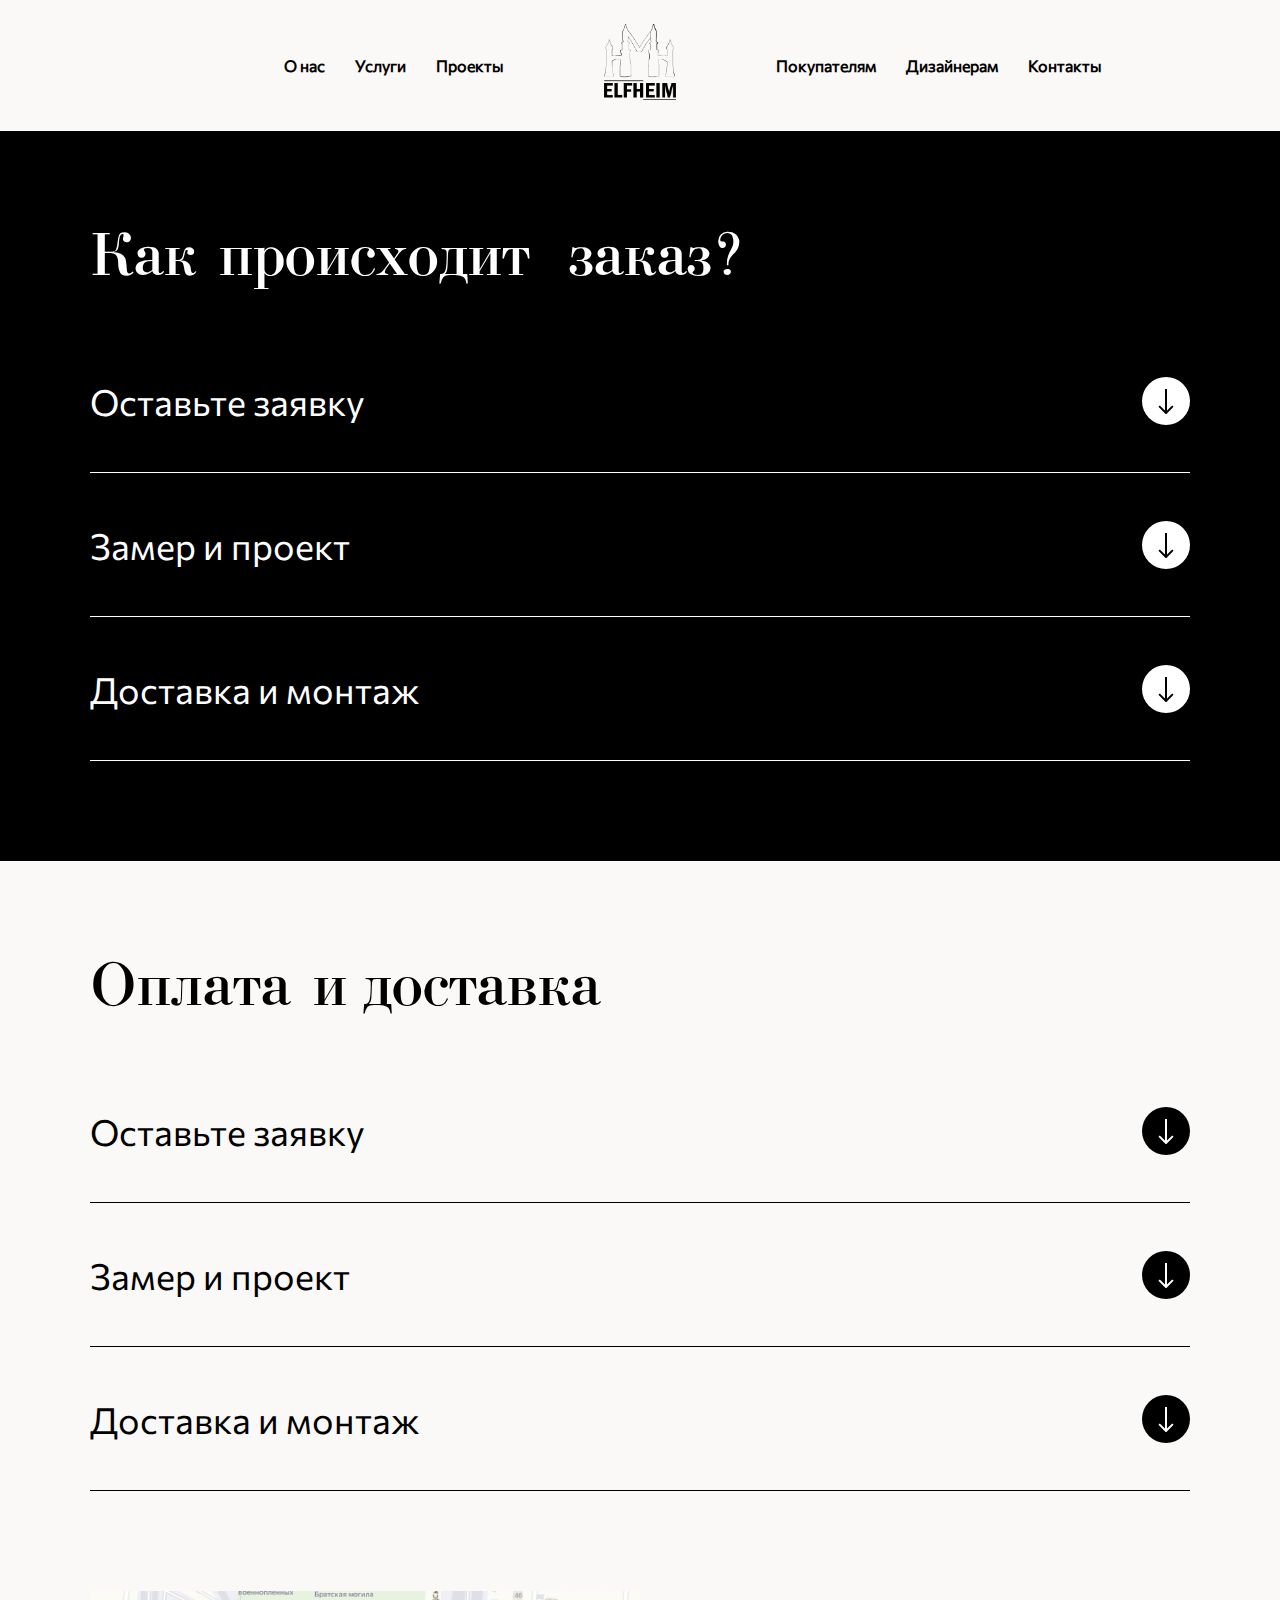
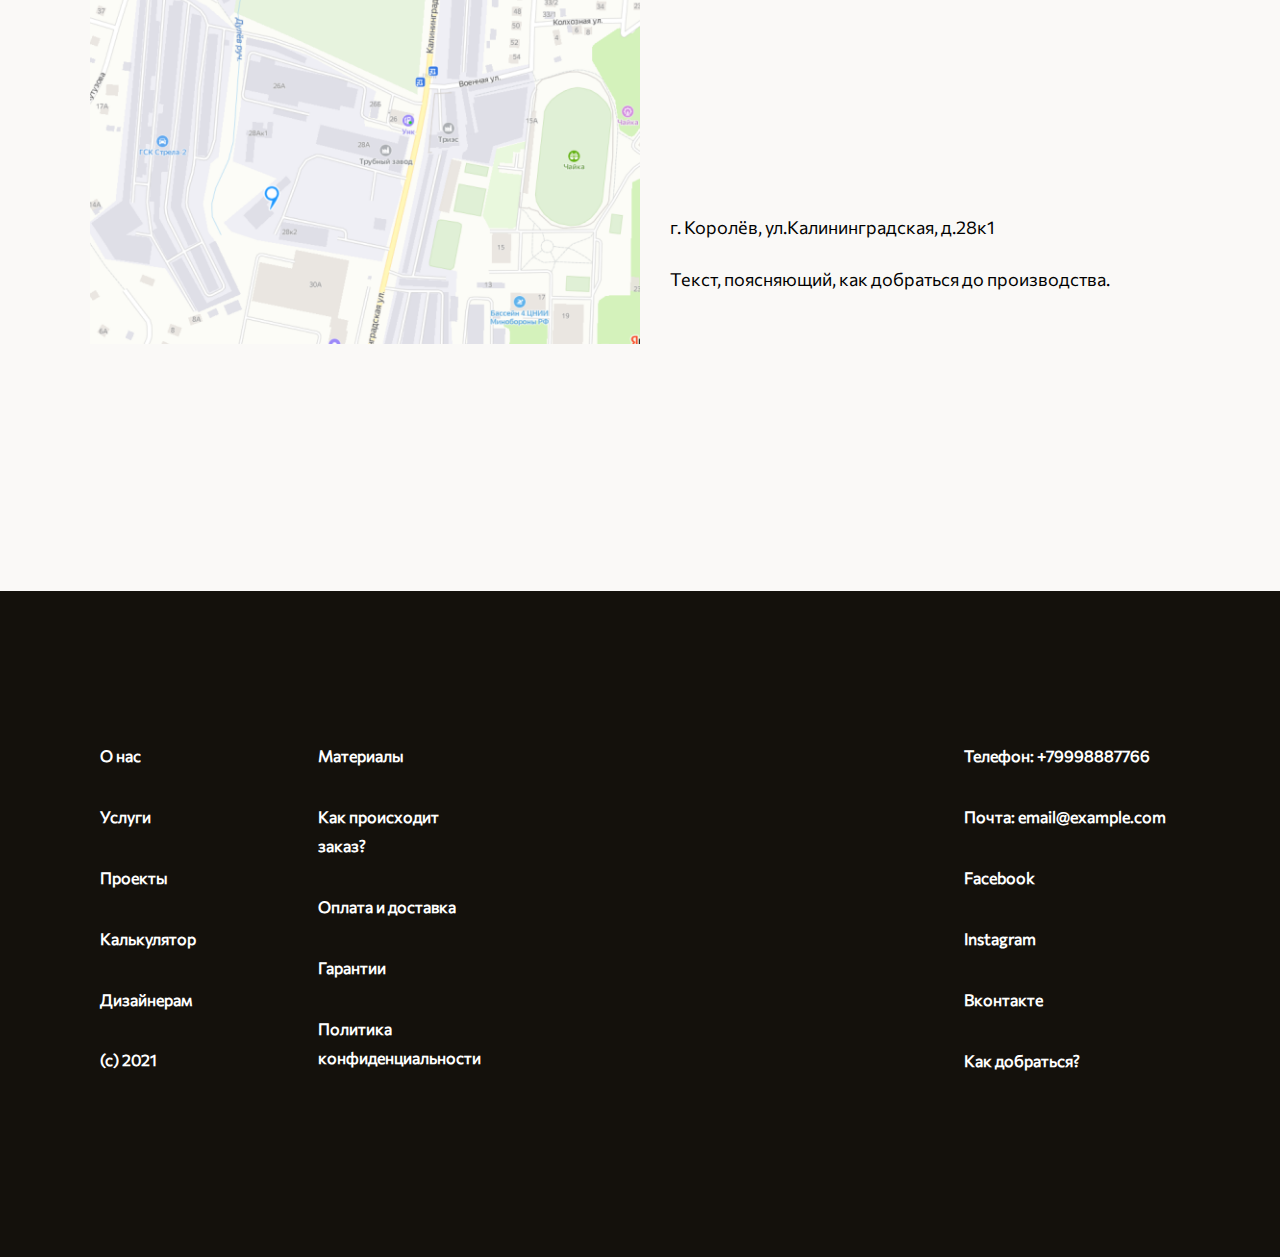
<file: info.html>
<!DOCTYPE html>
<html lang="en">
<head>
    <meta charset="UTF-8">
    <meta http-equiv="X-UA-Compatible" content="IE=edge">
    <meta name="viewport" content="width=device-width, initial-scale=1.0">
    <title>Document</title>
    <link rel="stylesheet" href="./style.css">
</head>
<body>
    <div class="container">
        <header class="common__header">
            <div class="header_navs">
                <img class="mobile burger" src="./assets/Icons/black_burger.svg" alt="">
                <nav class="nav1">
                    <li>
                        <a href="#about">О нас</a>
                    </li>
                    <li>
                        <a href="#services">Услуги</a>
                    </li>
                    <li>
                        <a href="#projects">Проекты</a>
                    </li>
                </nav>
                <div class="logo">
                    <img src="./assets/Icons/elfheim_logo.png" alt="">
                </div>
                <nav class="nav2">
                    <li>
                        <a href="#customers">
                            Покупателям
                        </a>
                    </li>
                    <li>
                        <a href="#designers">
                            Дизайнерам
                        </a>
                    </li>
                    <li>
                        <a href="#contacts">
                            Контакты
                        </a>
                    </li>
                </nav>
            </div>
            <div class="mobile_menu mobile block hide">
                <img class="mobile_nav_go_back" src="./assets/Icons/Back.svg" alt="">
                <nav class="mobile_nav">
                    <li>
                        <a href="#all">Все</a>
                        <button>
                            <img src="./assets/Icons/More/Black/Right.svg" alt="">
                        </button>
                    </li>
                    <li>
                        <a href="#wardrobes">Шкафы</a>
                        <button>
                            <img src="./assets/Icons/More/Black/Right.svg" alt="">
                        </button>
                    </li>
                    <li>
                        <a href="#kitchens">Кухни</a>
                        <button>
                            <img src="./assets/Icons/More/Black/Right.svg" alt="">
                        </button>
                    </li>
                    <li>
                        <a href="#dressers">Комоды</a>
                        <button>
                            <img src="./assets/Icons/More/Black/Right.svg" alt="">
                        </button>
                    </li>
                    <li>
                        <a href="#tables">Столы</a>
                        <button>
                            <img src="./assets/Icons/More/Black/Right.svg" alt="">
                        </button>
                    </li>
                    <li>
                        <a href="#other">Разное</a>
                        <button>
                            <img src="./assets/Icons/More/Black/Right.svg" alt="">
                        </button>
                    </li>
                </nav>
            </div>
        </header>
        <main class="info">
            <div class="info__block1 block paddings">
                <div class="info__block1_content">
                    <h1>Как происходит заказ?</h1>
                    <div class="accordeon">
                        <details class="accordeon__item">
                            <summary class="accordeon__title list_item">
                                <div>
                                    Оставьте заявку
                                </div>
                                <div class="arrow">
                                    <img src="./assets/Icons/More/White/Normal.svg">
                                </div>
                            </summary>
                            <div class="collapse-content">
                                Как и заголовок, текст должен быть от копирайтера. Задача текста - объяснить, какую информацию лучше оставить в комментарии к заявке и что можно прикрепить в виде файла.
                            </div>
                        </details>
                        <details class="accordeon__item">
                            <summary class="accordeon__title list_item">
                                <div>
                                    Замер и проект
                                </div>
                                <div class="arrow">
                                    <img src="./assets/Icons/More/White/Normal.svg">
                                </div>
                            </summary>
                            <div class="collapse-content">
                                Как и заголовок, текст должен быть от копирайтера. Задача текста - объяснить, какую информацию лучше оставить в комментарии к заявке и что можно прикрепить в виде файла.
                            </div>
                        </details>
                        <details class="accordeon__item">
                            <summary class="accordeon__title list_item">
                                <div>
                                    Доставка и монтаж
                                </div>
                                <div class="arrow">
                                    <img src="./assets/Icons/More/White/Normal.svg">
                                </div>
                            </summary>
                            <div class="collapse-content">
                                Как и заголовок, текст должен быть от копирайтера. Задача текста - объяснить, какую информацию лучше оставить в комментарии к заявке и что можно прикрепить в виде файла.
                            </div>
                        </details>
                    </div>
                </div>
            </div>
            <div class="info__block2 block paddings">
                <div class="info__block2_content">
                    <h1>Оплата и доставка</h1>
                    <div class="accordeon">
                        <details class="accordeon__item">
                            <summary class="accordeon__title list_item">
                                <div>
                                    Оставьте заявку
                                </div>
                                <div class="arrow">
                                    <img src="./assets/Icons/More/Black/Normal.svg">
                                </div>
                            </summary>
                            <div class="collapse-content">
                                Как и заголовок, текст должен быть от копирайтера. Задача текста - объяснить, какую информацию лучше оставить в комментарии к заявке и что можно прикрепить в виде файла.
                            </div>
                        </details>
                        <details class="accordeon__item">
                            <summary class="accordeon__title list_item">
                                <div>
                                    Замер и проект
                                </div>
                                <div class="arrow">
                                    <img src="./assets/Icons/More/Black/Normal.svg">
                                </div>
                            </summary>
                            <div class="collapse-content">
                                Как и заголовок, текст должен быть от копирайтера. Задача текста - объяснить, какую информацию лучше оставить в комментарии к заявке и что можно прикрепить в виде файла.
                            </div>
                        </details>
                        <details class="accordeon__item">
                            <summary class="accordeon__title list_item">
                                <div>
                                    Доставка и монтаж
                                </div>
                                <div class="arrow">
                                    <img src="./assets/Icons/More/Black/Normal.svg">
                                </div>
                            </summary>
                            <div class="collapse-content">
                                Как и заголовок, текст должен быть от копирайтера. Задача текста - объяснить, какую информацию лучше оставить в комментарии к заявке и что можно прикрепить в виде файла.
                            </div>
                        </details>
                    </div>
                </div>
            </div>
            <div class="info__block3 paddings">

                <div class="info__block3_content">
                    <div class="halfs_block">
                        <div class="column column_left img_half">
                            <img src="./assets/Images/Map.png" alt="">
                        </div>
                        <div class="column column_right block text_half">
                            <p>г. Королёв,
                                ул.Калининградская, д.28к1</p>
                            <p>Текст, поясняющий, как добраться до производства.</p>
                        </div>
                    </div>
                </div>
            </div>
            
        </main>



        <footer>
            <div class="footer__navs">
                <div class="left_columns">
                    <nav class="column column1">
                        <li>
                            <a href="#about">О нас</a>
                        </li>
                        <li>
                            <a href="#services">Услуги</a>
                        </li>
                        <li>
                            <a href="#projects">Проекты</a>
                        </li>
                        <li>
                            <a href="#calculator">
                                Калькулятор
                            </a>
                        </li>
                        <li>
                            <a href="#designers">
                                Дизайнерам
                            </a>
                        </li>
                        <p class="desktop">
                            (c) 2021
                        </p>
                    </nav>
            
                    <nav class="column column2">
                        <li>
                            <a href="#materials">
                                Материалы
                            </a>
                        </li>
                        <li>
                            <a href="#order">
                                Как происходит заказ?
                            </a>
                        </li>
                        <li>
                            <a href="#payment&delivery">
                                Оплата и доставка
                            </a>
                        </li>
                        <li>
                            <a href="#guaranty">
                                Гарантии
                            </a>
                        </li>
                        <li>
                            <a href="#privacy_policy">
                                Политика конфиденциальности
                            </a>
                        </li>
                        
                    </nav>
                </div>
                <nav class="column column3">
                    <li>
                        <a href="tel:+79998887766">
                            Телефон: +79998887766
                        </a>
                    </li>
                    <li>
                        <a href="mailto:email@example.com">
                            Почта: email@example.com
                        </a>
                    </li>
                    <li>
                        <a href="#facebook">
                            Facebook
                        </a>
                    </li>
                    <li>
                        <a href="#instagram">
                            Instagram
                        </a>
                    </li>
                    <li>
                        <a href="#vk">
                            Вконтакте
                        </a>
                    </li>
                    <li class="desktop">
                        <a href="#contacts">
                            Как добраться?
                        </a>
                    </li>
                    <p class="mobile">
                        (c) 2021
                    </p>
            
                </nav>
            </div>
        </footer>
    </div>
</body>
<script src="./script.js"></script>
</html>
</file>
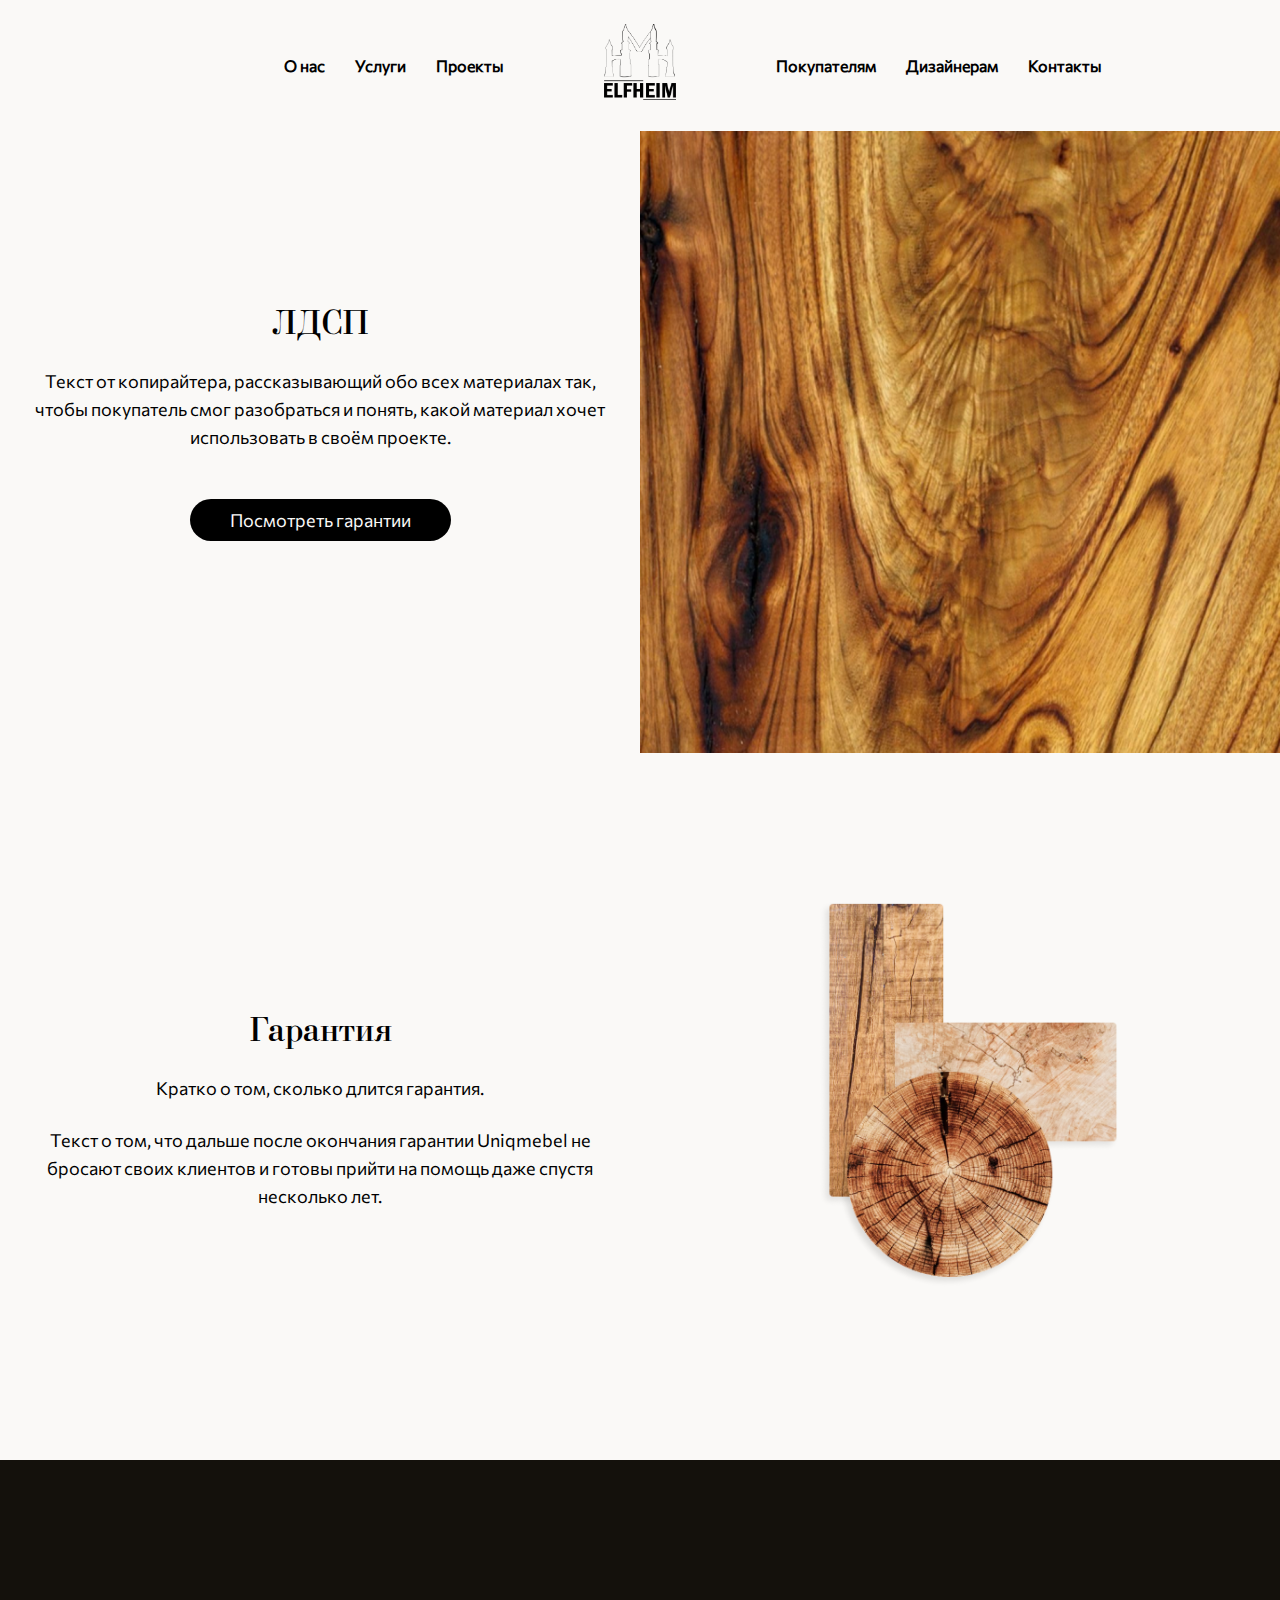
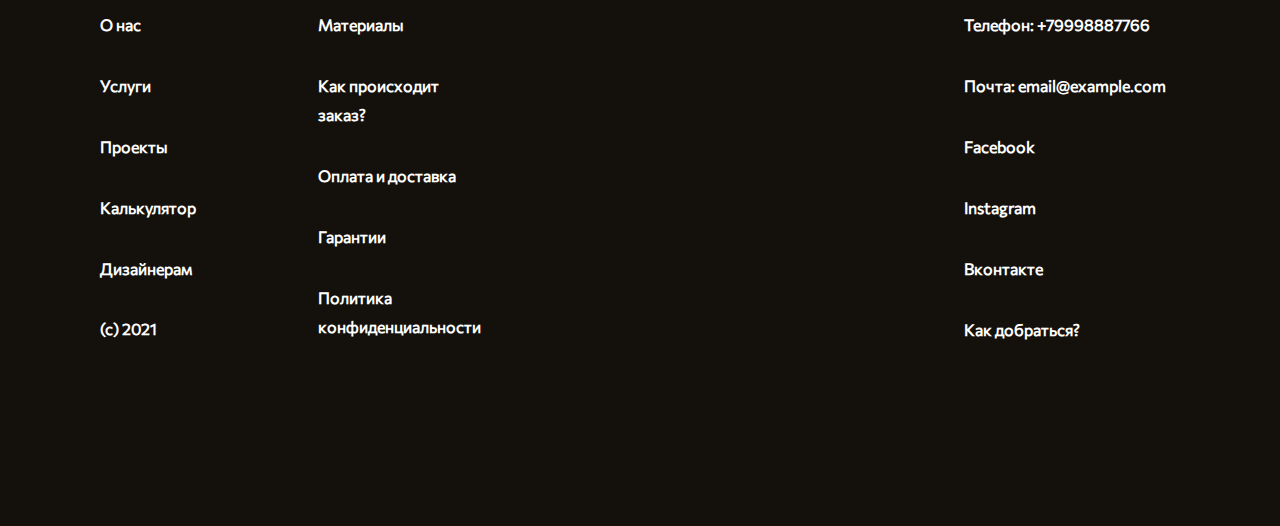
<file: materials.html>
<!DOCTYPE html>
<html lang="en">
<head>
    <meta charset="UTF-8">
    <meta http-equiv="X-UA-Compatible" content="IE=edge">
    <meta name="viewport" content="width=device-width, initial-scale=1.0">
    <title>Document</title>
    <link rel="stylesheet" href="./style.css">
</head>
<body>
    <div class="container">
        <header class="common__header">
            <div class="header_navs">
                <img class="mobile burger" src="./assets/Icons/black_burger.svg" alt="">
                <nav class="nav1">
                    <li>
                        <a href="#about">О нас</a>
                    </li>
                    <li>
                        <a href="#services">Услуги</a>
                    </li>
                    <li>
                        <a href="#projects">Проекты</a>
                    </li>
                </nav>
                <div class="logo">
                    <img src="./assets/Icons/elfheim_logo.png" alt="">
                </div>
                <nav class="nav2">
                    <li>
                        <a href="#customers">
                            Покупателям
                        </a>
                    </li>
                    <li>
                        <a href="#designers">
                            Дизайнерам
                        </a>
                    </li>
                    <li>
                        <a href="#contacts">
                            Контакты
                        </a>
                    </li>
                </nav>
            </div>
            <div class="mobile_menu mobile block hide">
                <img class="mobile_nav_go_back" src="./assets/Icons/Back.svg" alt="">
                <nav class="mobile_nav">
                    <li>
                        <a href="#all">Все</a>
                        <button>
                            <img src="./assets/Icons/More/Black/Right.svg" alt="">
                        </button>
                    </li>
                    <li>
                        <a href="#wardrobes">Шкафы</a>
                        <button>
                            <img src="./assets/Icons/More/Black/Right.svg" alt="">
                        </button>
                    </li>
                    <li>
                        <a href="#kitchens">Кухни</a>
                        <button>
                            <img src="./assets/Icons/More/Black/Right.svg" alt="">
                        </button>
                    </li>
                    <li>
                        <a href="#dressers">Комоды</a>
                        <button>
                            <img src="./assets/Icons/More/Black/Right.svg" alt="">
                        </button>
                    </li>
                    <li>
                        <a href="#tables">Столы</a>
                        <button>
                            <img src="./assets/Icons/More/Black/Right.svg" alt="">
                        </button>
                    </li>
                    <li>
                        <a href="#other">Разное</a>
                        <button>
                            <img src="./assets/Icons/More/Black/Right.svg" alt="">
                        </button>
                    </li>
                </nav>
            </div>
        </header>
        <main class="materials">
           
            <div class="materials__block1">
                <div class="materials__block1_content">
                    <div class="halfs_block">
                        <div class="column text_half text_centre block">
                            <h2 class="block_heading">ЛДСП</h2>
                            <p>Текст от копирайтера, рассказывающий обо всех материалах так, чтобы покупатель смог разобраться и понять, какой материал хочет использовать в своём проекте.</p>
                            <button class="button button_black garanties_btn">Посмотреть гарантии</button>
                        </div>
                        <div class="column img_half">
                            <img src="./assets/Images/Texture.png" alt="">
                        </div>
                      </div>
                </div>
            </div>
            <div class="materials__block2 block">
                <div class="materials__block2_content">
                  <div class="halfs_block">
                      <div class="column text_half text_centre">
                          <h2 class="block_heading">Гарантия</h2>
                          <p>Кратко о том, сколько длится гарантия.</p>
                          <p>Текст о том, что дальше после окончания гарантии Uniqmebel не бросают своих клиентов и готовы прийти на помощь даже спустя несколько лет.</p>
                      </div>
                      <div class="column">
                          <div class="block_woods">
                          <img class="wood wood_1" src="./assets/Images/Wood/1.png" alt="">
                          <img class="wood wood_2" src="./assets/Images/Wood/2.png" alt="">
                          <img class="wood wood_3" src="./assets/Images/Wood/3.png" alt="">
                      </div>
                      </div>
                  </div>
                  
                </div>
          </div>
            
        </main>



        <footer>
            <div class="footer__navs">
                <div class="left_columns">
                    <nav class="column column1">
                        <li>
                            <a href="#about">О нас</a>
                        </li>
                        <li>
                            <a href="#services">Услуги</a>
                        </li>
                        <li>
                            <a href="#projects">Проекты</a>
                        </li>
                        <li>
                            <a href="#calculator">
                                Калькулятор
                            </a>
                        </li>
                        <li>
                            <a href="#designers">
                                Дизайнерам
                            </a>
                        </li>
                        <p class="desktop">
                            (c) 2021
                        </p>
                    </nav>
            
                    <nav class="column column2">
                        <li>
                            <a href="#materials">
                                Материалы
                            </a>
                        </li>
                        <li>
                            <a href="#order">
                                Как происходит заказ?
                            </a>
                        </li>
                        <li>
                            <a href="#payment&delivery">
                                Оплата и доставка
                            </a>
                        </li>
                        <li>
                            <a href="#guaranty">
                                Гарантии
                            </a>
                        </li>
                        <li>
                            <a href="#privacy_policy">
                                Политика конфиденциальности
                            </a>
                        </li>
                        
                    </nav>
                </div>
                <nav class="column column3">
                    <li>
                        <a href="tel:+79998887766">
                            Телефон: +79998887766
                        </a>
                    </li>
                    <li>
                        <a href="mailto:email@example.com">
                            Почта: email@example.com
                        </a>
                    </li>
                    <li>
                        <a href="#facebook">
                            Facebook
                        </a>
                    </li>
                    <li>
                        <a href="#instagram">
                            Instagram
                        </a>
                    </li>
                    <li>
                        <a href="#vk">
                            Вконтакте
                        </a>
                    </li>
                    <li class="desktop">
                        <a href="#contacts">
                            Как добраться?
                        </a>
                    </li>
                    <p class="mobile">
                        (c) 2021
                    </p>
            
                </nav>
            </div>
        </footer>
    </div>
</body>
<script src="./script.js"></script>
</html>
</file>
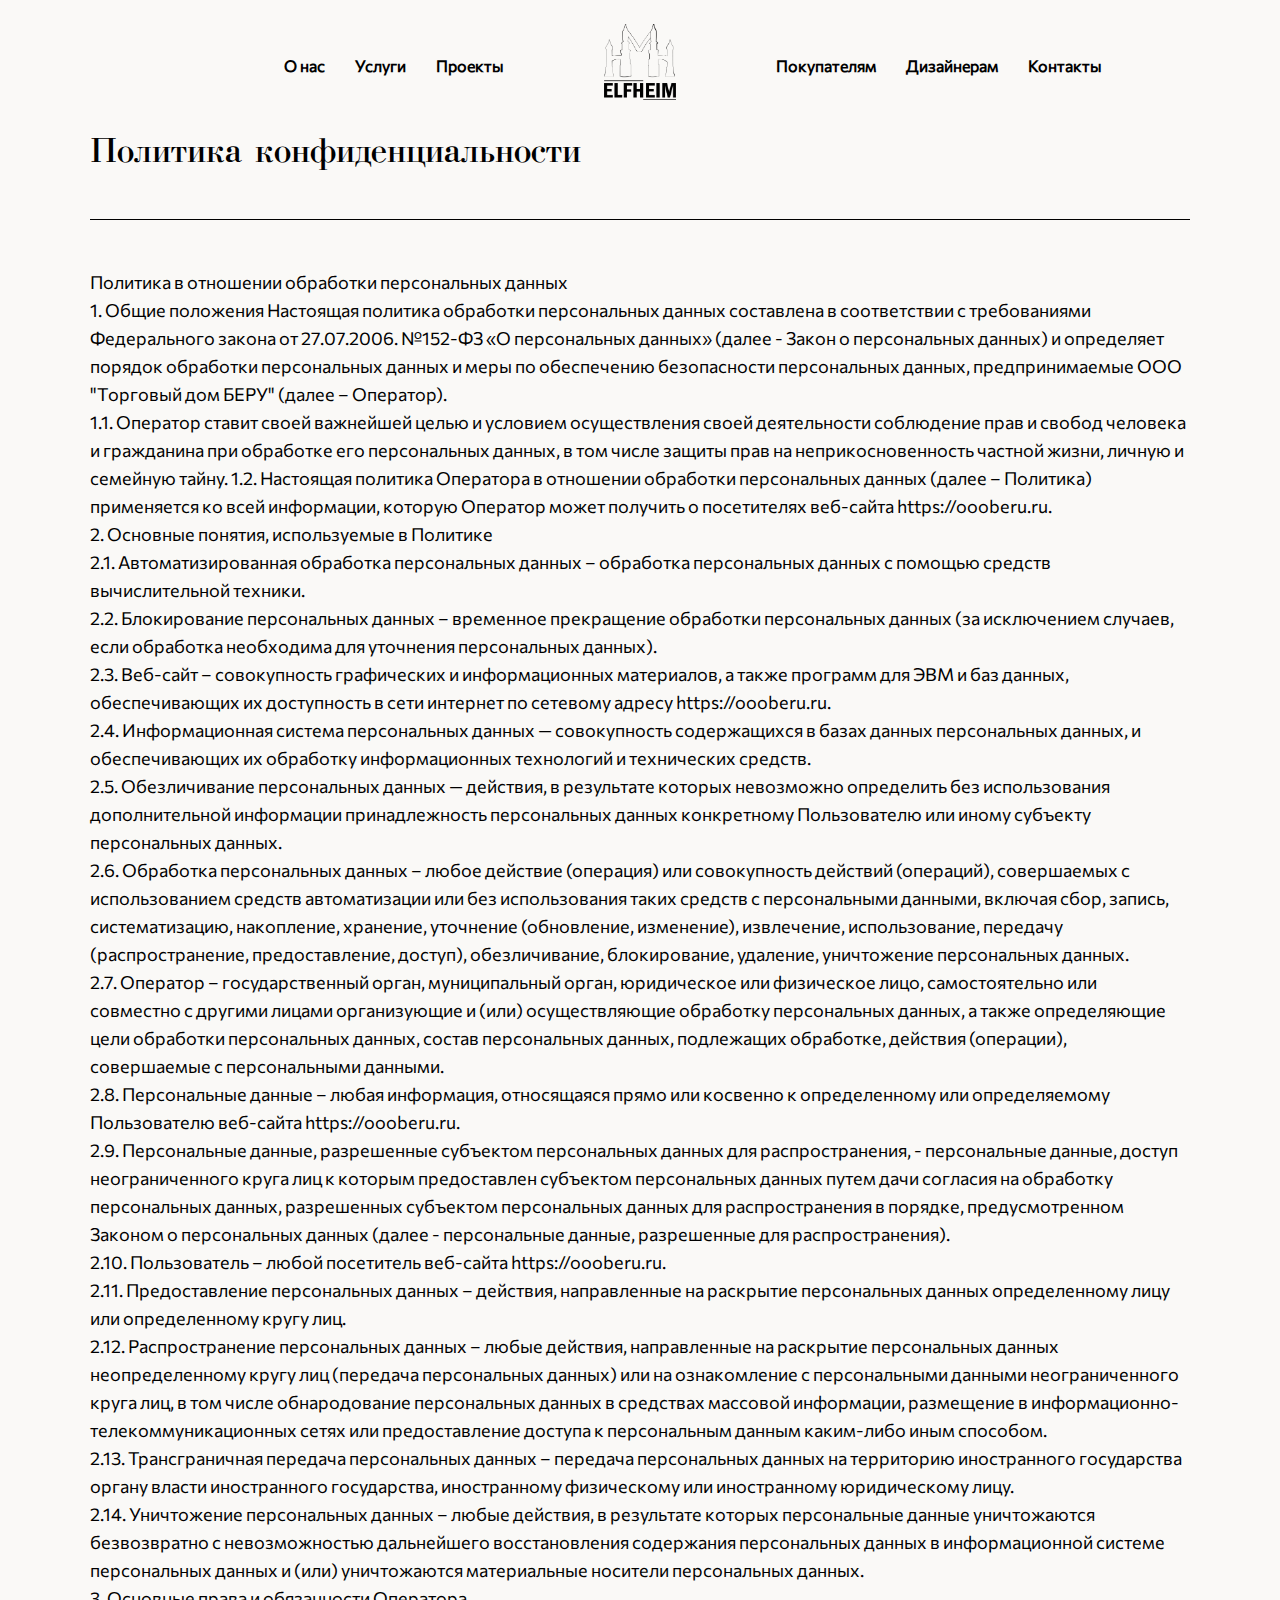
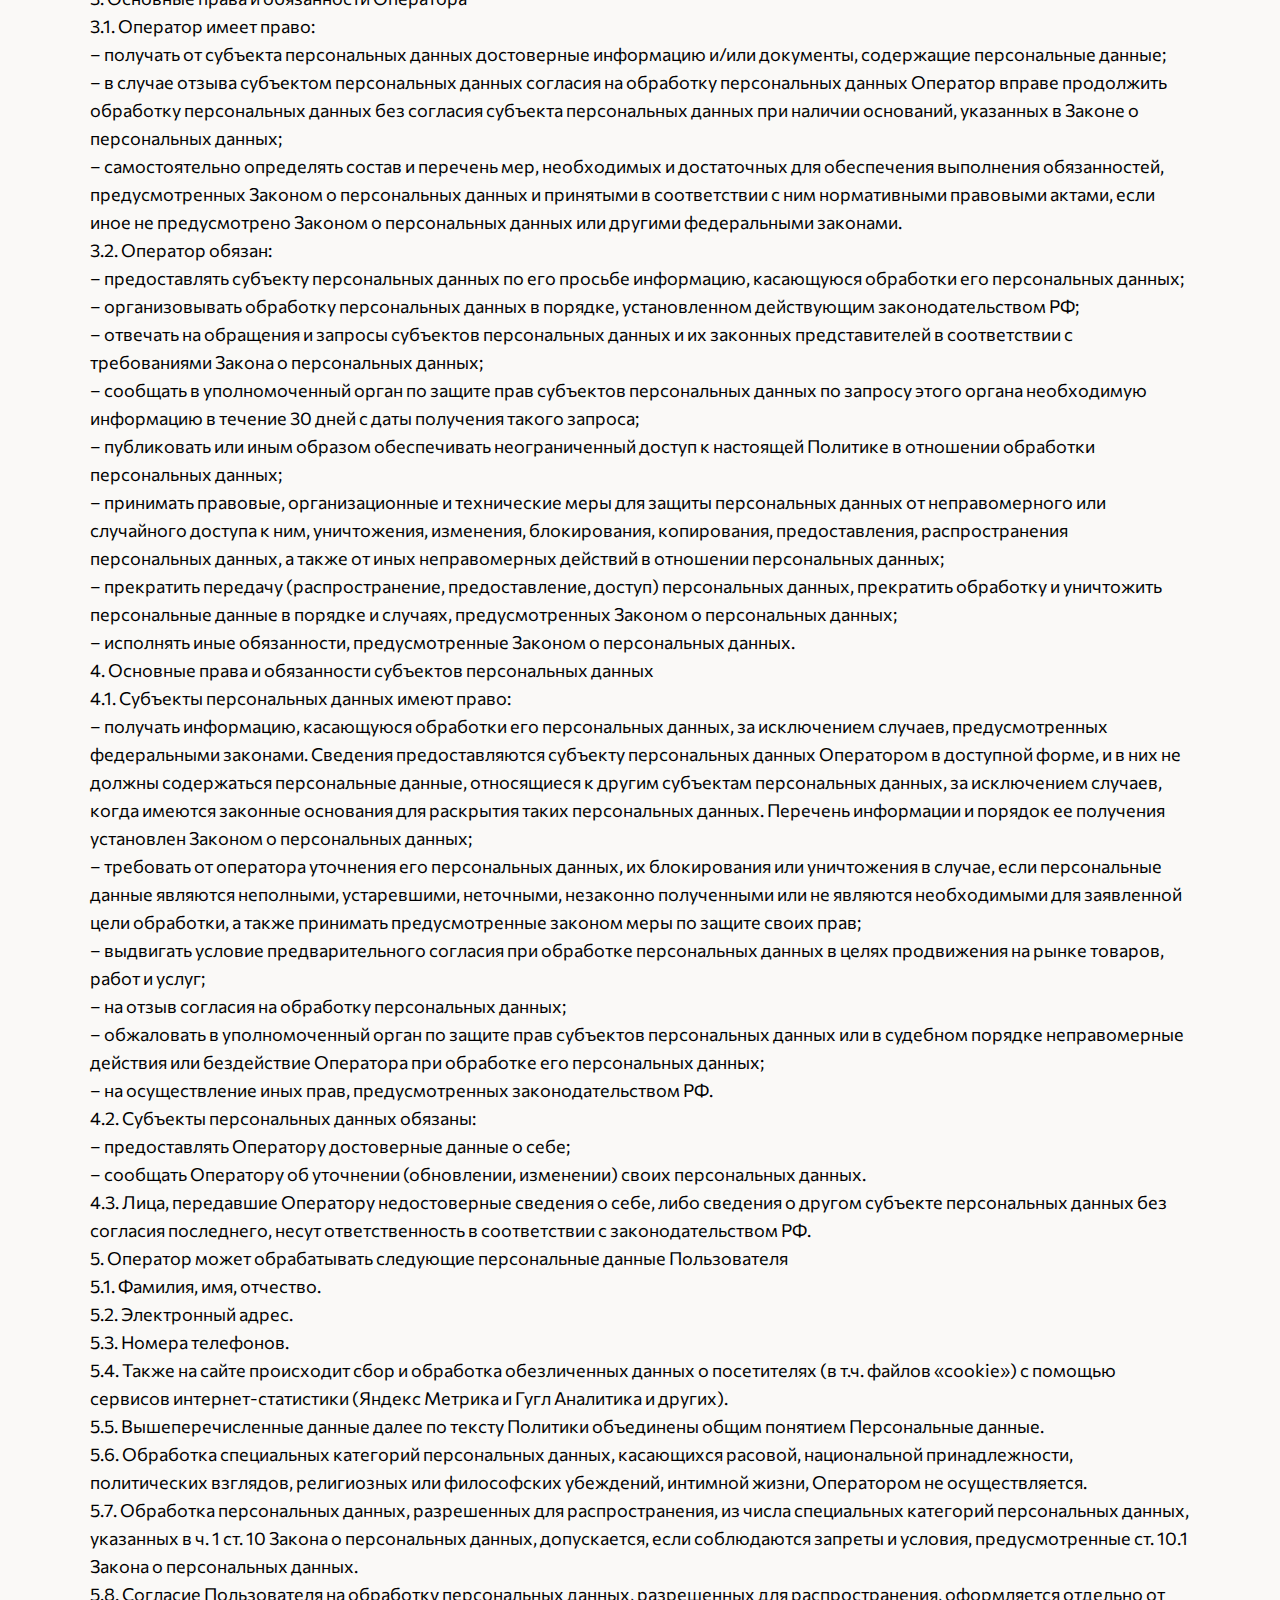
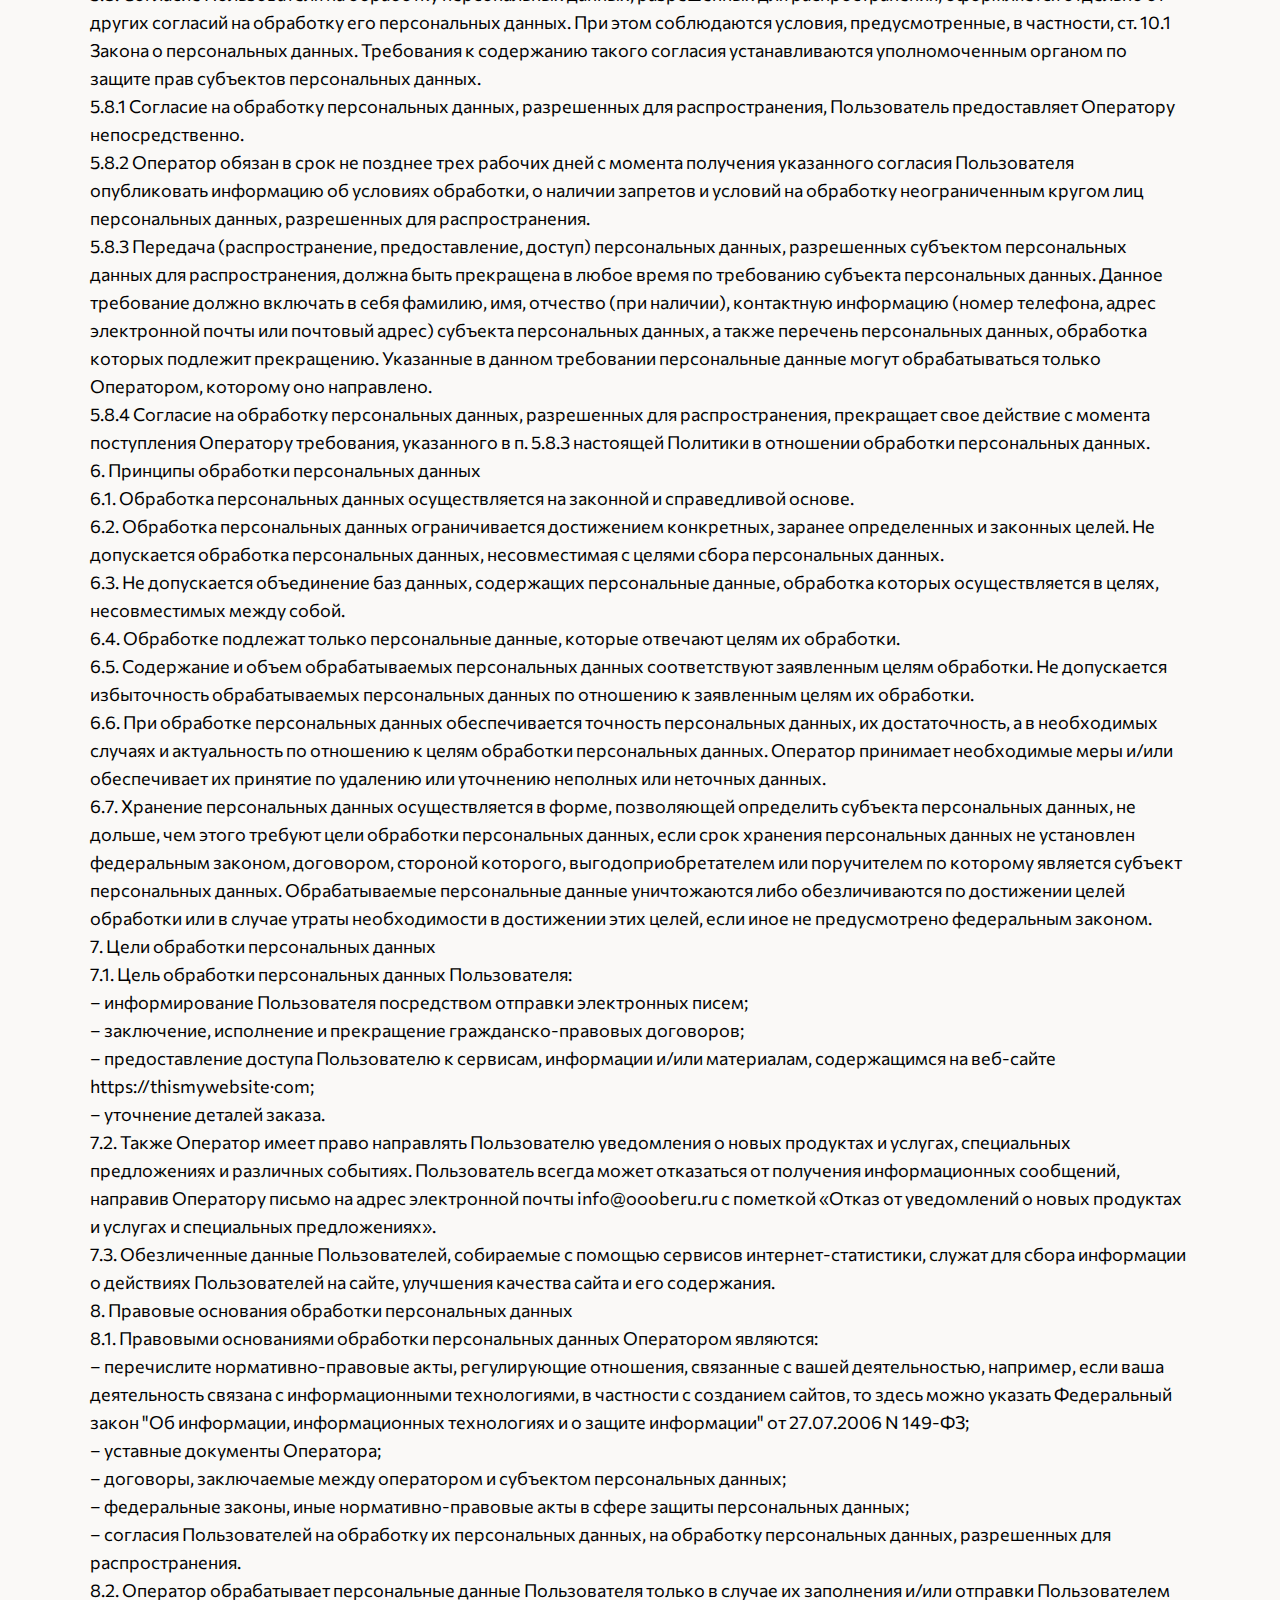
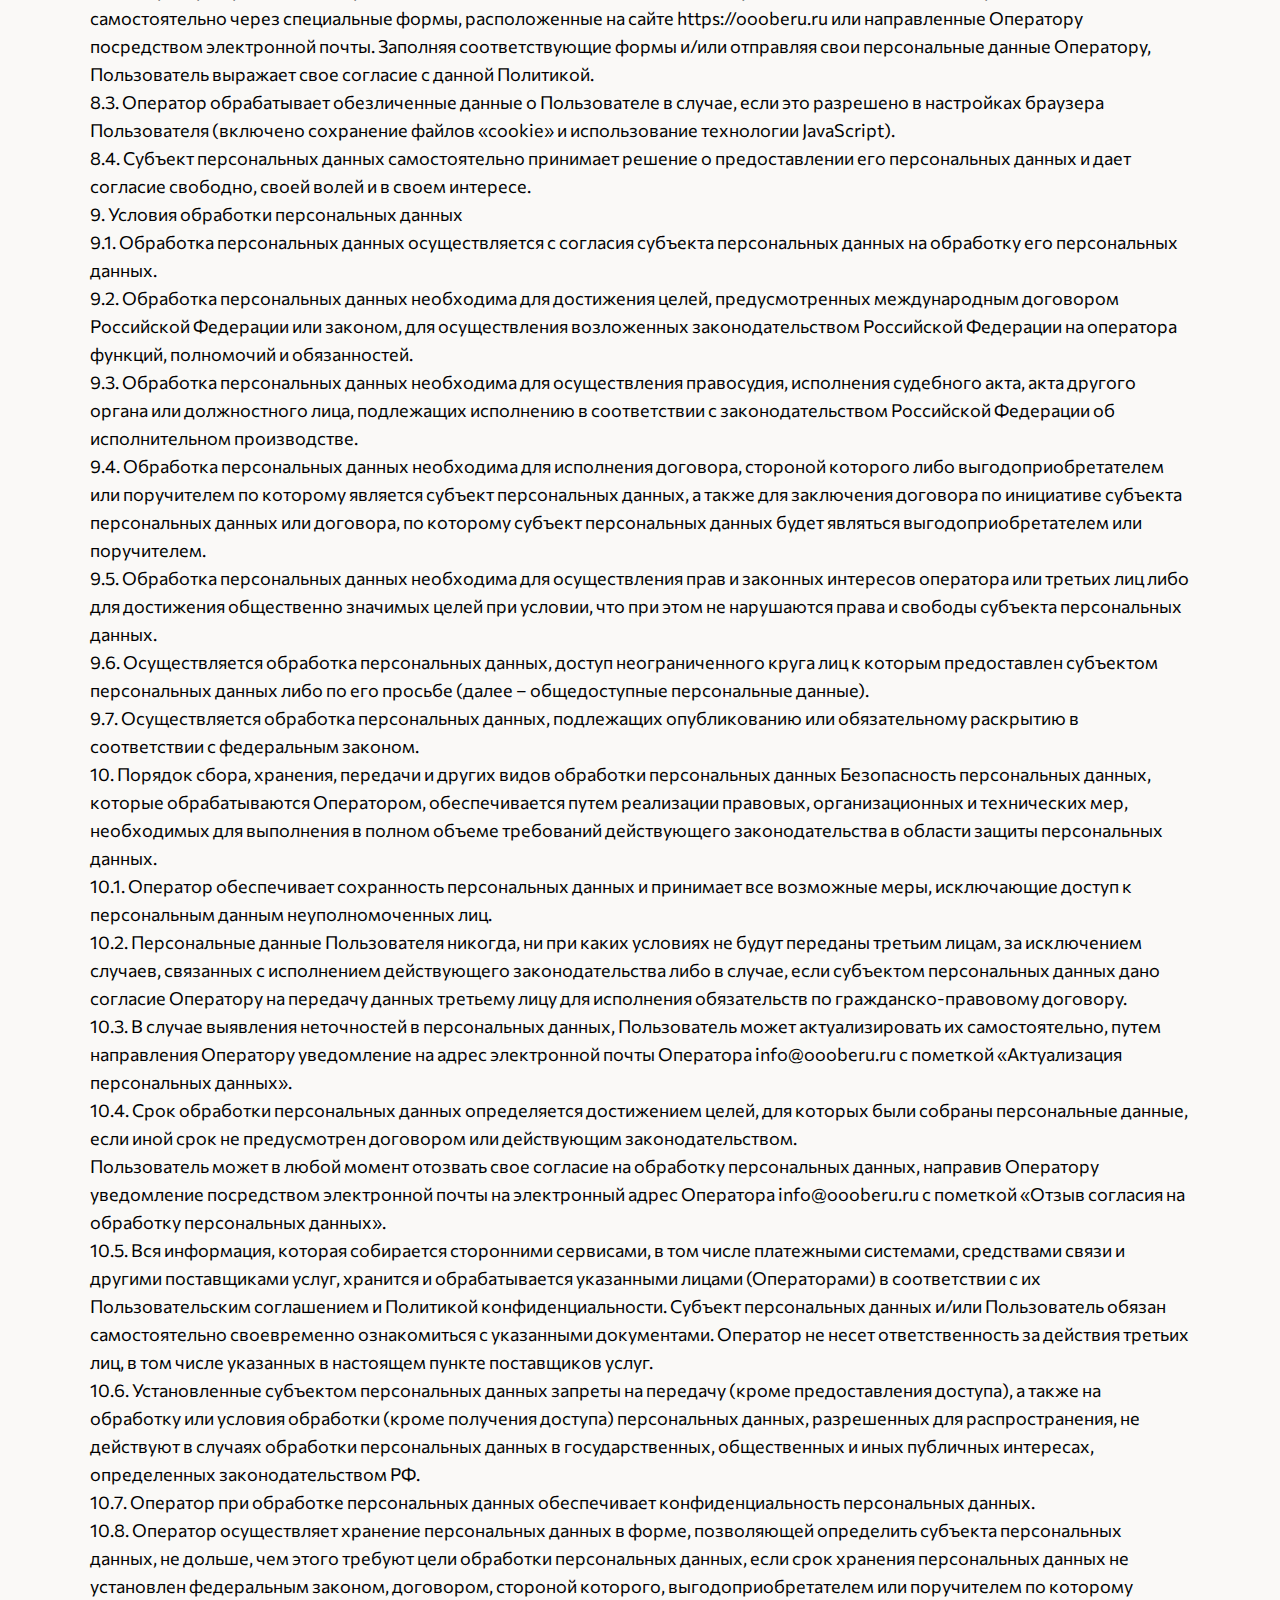
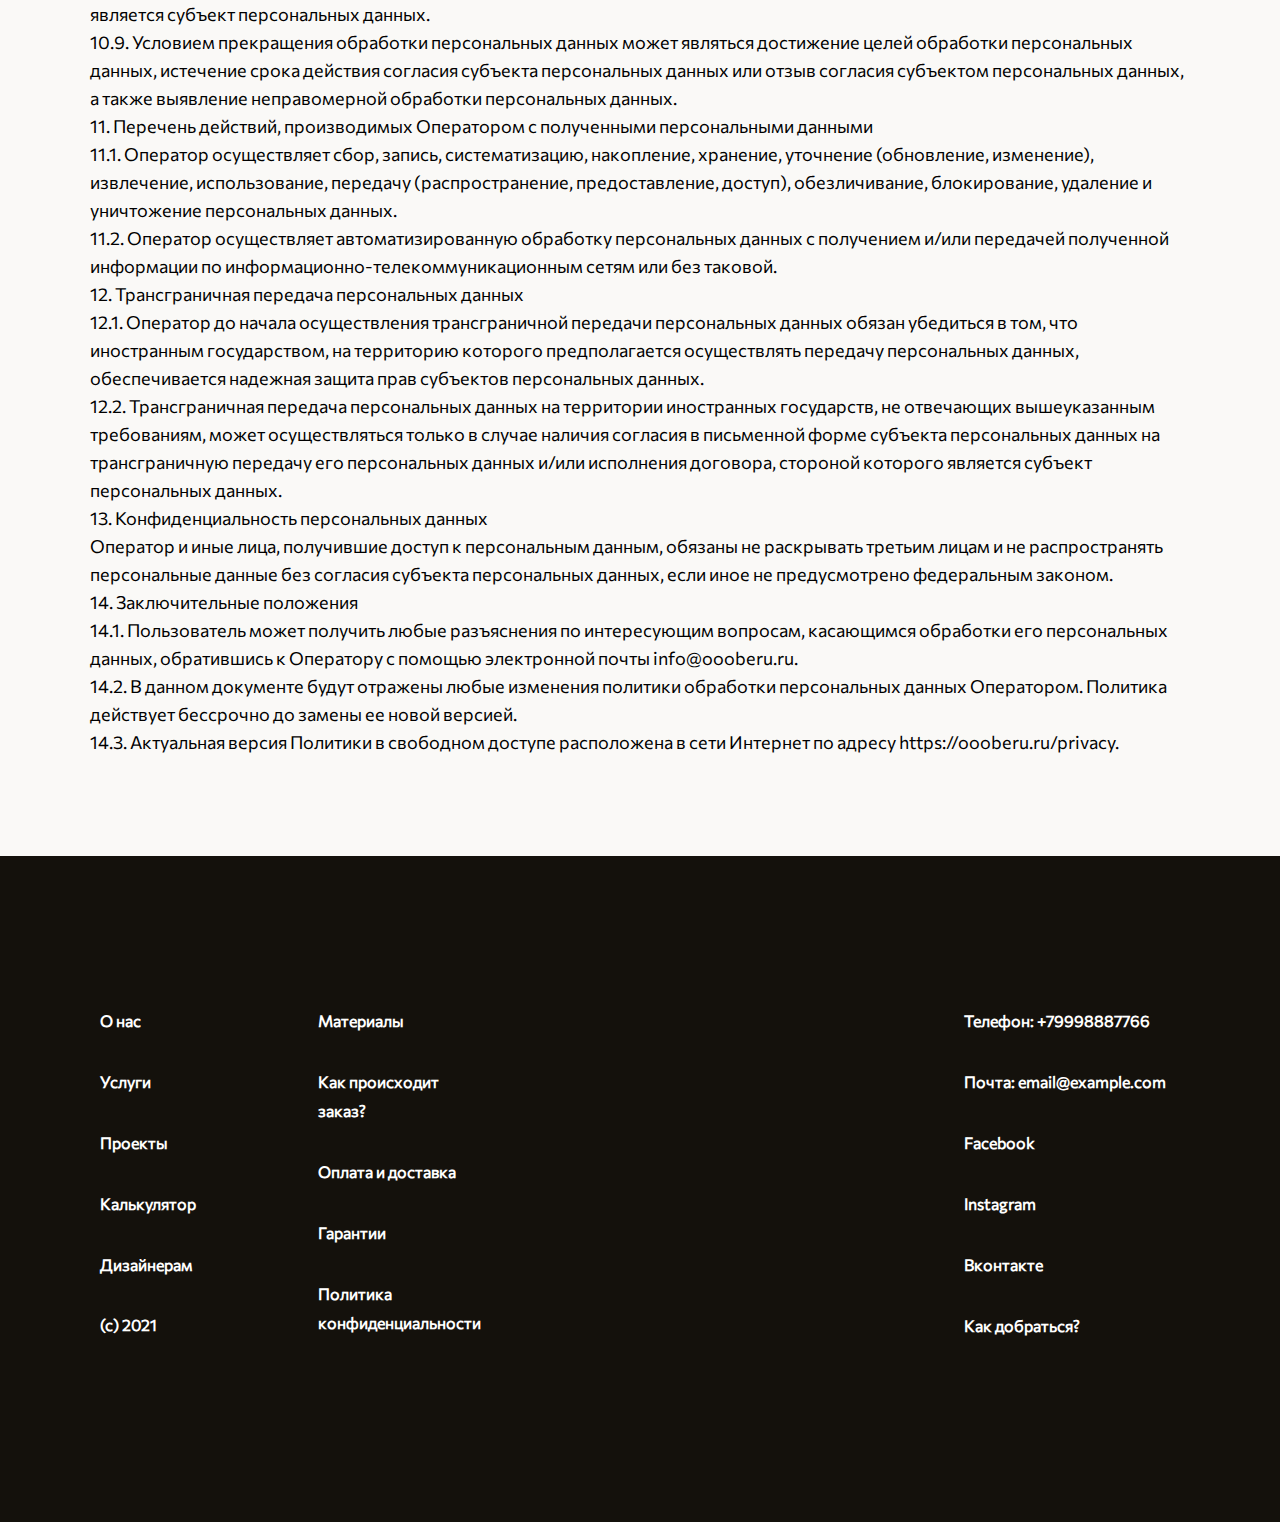
<file: privacy_policy.html>
<!DOCTYPE html>
<html lang="en">
<head>
    <meta charset="UTF-8">
    <meta http-equiv="X-UA-Compatible" content="IE=edge">
    <meta name="viewport" content="width=device-width, initial-scale=1.0">
    <title>Document</title>
    <link rel="stylesheet" href="./style.css">
</head>
<body>
    <div class="container">
        <header class="common__header">
            <div class="header_navs">
                <img class="mobile burger" src="./assets/Icons/black_burger.svg" alt="">
                <nav class="nav1">
                    <li>
                        <a href="#about">О нас</a>
                    </li>
                    <li>
                        <a href="#services">Услуги</a>
                    </li>
                    <li>
                        <a href="#projects">Проекты</a>
                    </li>
                </nav>
                <div class="logo">
                    <img src="./assets/Icons/elfheim_logo.png" alt="">
                </div>
                <nav class="nav2">
                    <li>
                        <a href="#customers">
                            Покупателям
                        </a>
                    </li>
                    <li>
                        <a href="#designers">
                            Дизайнерам
                        </a>
                    </li>
                    <li>
                        <a href="#contacts">
                            Контакты
                        </a>
                    </li>
                </nav>
            </div>
            <div class="mobile_menu mobile block hide">
                <img class="mobile_nav_go_back" src="./assets/Icons/Back.svg" alt="">
                <nav class="mobile_nav">
                    <li>
                        <a href="#all">Все</a>
                        <button>
                            <img src="./assets/Icons/More/Black/Right.svg" alt="">
                        </button>
                    </li>
                    <li>
                        <a href="#wardrobes">Шкафы</a>
                        <button>
                            <img src="./assets/Icons/More/Black/Right.svg" alt="">
                        </button>
                    </li>
                    <li>
                        <a href="#kitchens">Кухни</a>
                        <button>
                            <img src="./assets/Icons/More/Black/Right.svg" alt="">
                        </button>
                    </li>
                    <li>
                        <a href="#dressers">Комоды</a>
                        <button>
                            <img src="./assets/Icons/More/Black/Right.svg" alt="">
                        </button>
                    </li>
                    <li>
                        <a href="#tables">Столы</a>
                        <button>
                            <img src="./assets/Icons/More/Black/Right.svg" alt="">
                        </button>
                    </li>
                    <li>
                        <a href="#other">Разное</a>
                        <button>
                            <img src="./assets/Icons/More/Black/Right.svg" alt="">
                        </button>
                    </li>
                </nav>
            </div>
        </header>
        <main class="privacy_policy paddings block">
            <h2 class="block_heading">
                Политика конфиденциальности
            </h2>
            <div class="privacy_policy__text">
                <p>Политика в отношении обработки персональных данных</p>
                <p>1. Общие положения
                    Настоящая политика обработки персональных данных составлена в соответствии с требованиями Федерального закона от 27.07.2006. №152-ФЗ «О персональных данных» (далее - Закон о персональных данных) и определяет порядок обработки персональных данных и меры по обеспечению безопасности персональных данных, предпринимаемые ООО "Торговый дом БЕРУ" (далее – Оператор).</p>
                <p>1.1. Оператор ставит своей важнейшей целью и условием осуществления своей деятельности соблюдение прав и свобод человека и гражданина при обработке его персональных данных, в том числе защиты прав на неприкосновенность частной жизни, личную и семейную тайну.
                    1.2. Настоящая политика Оператора в отношении обработки персональных данных (далее – Политика) применяется ко всей информации, которую Оператор может получить о посетителях веб-сайта https://oooberu.ru.</p>
                <p>
                    2. Основные понятия, используемые в Политике
                </p>
                <p>
                    2.1. Автоматизированная обработка персональных данных – обработка персональных данных с помощью средств вычислительной техники.
                </p>
                <p>
                    2.2. Блокирование персональных данных – временное прекращение обработки персональных данных (за исключением случаев, если обработка необходима для уточнения персональных данных).
                </p>
                <p>
                    2.3. Веб-сайт – совокупность графических и информационных материалов, а также программ для ЭВМ и баз данных, обеспечивающих их доступность в сети интернет по сетевому адресу https://oooberu.ru.
                </p>
                <p>
                    2.4. Информационная система персональных данных — совокупность содержащихся в базах данных персональных данных, и обеспечивающих их обработку информационных технологий и технических средств.
                </p>
                <p>
                    2.5. Обезличивание персональных данных — действия, в результате которых невозможно определить без использования дополнительной информации принадлежность персональных данных конкретному Пользователю или иному субъекту персональных данных.
                </p>
                <p>
                    2.6. Обработка персональных данных – любое действие (операция) или совокупность действий (операций), совершаемых с использованием средств автоматизации или без использования таких средств с персональными данными, включая сбор, запись, систематизацию, накопление, хранение, уточнение (обновление, изменение), извлечение, использование, передачу (распространение, предоставление, доступ), обезличивание, блокирование, удаление, уничтожение персональных данных.
                </p>
                <p>
                    2.7. Оператор – государственный орган, муниципальный орган, юридическое или физическое лицо, самостоятельно или совместно с другими лицами организующие и (или) осуществляющие обработку персональных данных, а также определяющие цели обработки персональных данных, состав персональных данных, подлежащих обработке, действия (операции), совершаемые с персональными данными.
                </p>
                <p>
                    2.8. Персональные данные – любая информация, относящаяся прямо или косвенно к определенному или определяемому Пользователю веб-сайта https://oooberu.ru.
                </p>
                <p>
                    2.9. Персональные данные, разрешенные субъектом персональных данных для распространения, - персональные данные, доступ неограниченного круга лиц к которым предоставлен субъектом персональных данных путем дачи согласия на обработку персональных данных, разрешенных субъектом персональных данных для распространения в порядке, предусмотренном Законом о персональных данных (далее - персональные данные, разрешенные для распространения).
                </p>
                <p>
                    2.10. Пользователь – любой посетитель веб-сайта https://oooberu.ru.
                </p>
                <p>
                    2.11. Предоставление персональных данных – действия, направленные на раскрытие персональных данных определенному лицу или определенному кругу лиц.
                </p>
                <p>
                    2.12. Распространение персональных данных – любые действия, направленные на раскрытие персональных данных неопределенному кругу лиц (передача персональных данных) или на ознакомление с персональными данными неограниченного круга лиц, в том числе обнародование персональных данных в средствах массовой информации, размещение в информационно-телекоммуникационных сетях или предоставление доступа к персональным данным каким-либо иным способом.
                </p>
                <p>
                    2.13. Трансграничная передача персональных данных – передача персональных данных на территорию иностранного государства органу власти иностранного государства, иностранному физическому или иностранному юридическому лицу.
                </p>
                <p>
                    2.14. Уничтожение персональных данных – любые действия, в результате которых персональные данные уничтожаются безвозвратно с невозможностью дальнейшего восстановления содержания персональных данных в информационной системе персональных данных и (или) уничтожаются материальные носители персональных данных.
                </p>
                <p>
                    3. Основные права и обязанности Оператора
                </p>
                <p>
                    3.1. Оператор имеет право:
                </p>
                <p>
                    – получать от субъекта персональных данных достоверные информацию и/или документы, содержащие персональные данные;
                </p>
                <p>
                    – в случае отзыва субъектом персональных данных согласия на обработку персональных данных Оператор вправе продолжить обработку персональных данных без согласия субъекта персональных данных при наличии оснований, указанных в Законе о персональных данных;
                </p>
                <p>
                    – самостоятельно определять состав и перечень мер, необходимых и достаточных для обеспечения выполнения обязанностей, предусмотренных Законом о персональных данных и принятыми в соответствии с ним нормативными правовыми актами, если иное не предусмотрено Законом о персональных данных или другими федеральными законами.
                </p>
                <p>
                    3.2. Оператор обязан:
                </p>
                <p>
                    – предоставлять субъекту персональных данных по его просьбе информацию, касающуюся обработки его персональных данных;
                </p>
                <p>
                    – организовывать обработку персональных данных в порядке, установленном действующим законодательством РФ;
                </p>
                <p>
                    – отвечать на обращения и запросы субъектов персональных данных и их законных представителей в соответствии с требованиями Закона о персональных данных;
                </p>
                <p>
                    – сообщать в уполномоченный орган по защите прав субъектов персональных данных по запросу этого органа необходимую информацию в течение 30 дней с даты получения такого запроса;
                </p>
                <p>
                    – публиковать или иным образом обеспечивать неограниченный доступ к настоящей Политике в отношении обработки персональных данных;
                </p>
                <p>
                    – принимать правовые, организационные и технические меры для защиты персональных данных от неправомерного или случайного доступа к ним, уничтожения, изменения, блокирования, копирования, предоставления, распространения персональных данных, а также от иных неправомерных действий в отношении персональных данных;
                </p>
                <p>
                    – прекратить передачу (распространение, предоставление, доступ) персональных данных, прекратить обработку и уничтожить персональные данные в порядке и случаях, предусмотренных Законом о персональных данных;
                </p>
                <p>
                    – исполнять иные обязанности, предусмотренные Законом о персональных данных.
                </p>
                <p>
                    4. Основные права и обязанности субъектов персональных данных
                </p>
                <p>
                    4.1. Субъекты персональных данных имеют право:
                </p>
                <p>
                    – получать информацию, касающуюся обработки его персональных данных, за исключением случаев, предусмотренных федеральными законами. Сведения предоставляются субъекту персональных данных Оператором в доступной форме, и в них не должны содержаться персональные данные, относящиеся к другим субъектам персональных данных, за исключением случаев, когда имеются законные основания для раскрытия таких персональных данных. Перечень информации и порядок ее получения установлен Законом о персональных данных;
                </p>
                <p>
                    – требовать от оператора уточнения его персональных данных, их блокирования или уничтожения в случае, если персональные данные являются неполными, устаревшими, неточными, незаконно полученными или не являются необходимыми для заявленной цели обработки, а также принимать предусмотренные законом меры по защите своих прав;
                </p>
                <p>
                    – выдвигать условие предварительного согласия при обработке персональных данных в целях продвижения на рынке товаров, работ и услуг;
                </p>
                <p>
                    – на отзыв согласия на обработку персональных данных;
                </p>
                <p>
                    – обжаловать в уполномоченный орган по защите прав субъектов персональных данных или в судебном порядке неправомерные действия или бездействие Оператора при обработке его персональных данных;
                </p>
                <p>
                    – на осуществление иных прав, предусмотренных законодательством РФ.
                </p>
                <p>
                    4.2. Субъекты персональных данных обязаны:
                </p>
                <p>
                    – предоставлять Оператору достоверные данные о себе;
                </p>
                <p>
                    – сообщать Оператору об уточнении (обновлении, изменении) своих персональных данных.
                </p>
                <p>
                    4.3. Лица, передавшие Оператору недостоверные сведения о себе, либо сведения о другом субъекте персональных данных без согласия последнего, несут ответственность в соответствии с законодательством РФ.
                </p>
                <p>
                    5. Оператор может обрабатывать следующие персональные данные Пользователя
                </p>
                <p>
                    5.1. Фамилия, имя, отчество.
                </p>
                <p>
                    5.2. Электронный адрес.
                </p>
                <p>
                    5.3. Номера телефонов.
                </p>
                <p>
                    5.4. Также на сайте происходит сбор и обработка обезличенных данных о посетителях (в т.ч. файлов «cookie») с помощью сервисов интернет-статистики (Яндекс Метрика и Гугл Аналитика и других).
                </p>
                <p>
                    5.5. Вышеперечисленные данные далее по тексту Политики объединены общим понятием Персональные данные.
                </p>
                <p>
                    5.6. Обработка специальных категорий персональных данных, касающихся расовой, национальной принадлежности, политических взглядов, религиозных или философских убеждений, интимной жизни, Оператором не осуществляется.
                </p>
                <p>
                    5.7. Обработка персональных данных, разрешенных для распространения, из числа специальных категорий персональных данных, указанных в ч. 1 ст. 10 Закона о персональных данных, допускается, если соблюдаются запреты и условия, предусмотренные ст. 10.1 Закона о персональных данных.
                </p>
                <p>
                    5.8. Согласие Пользователя на обработку персональных данных, разрешенных для распространения, оформляется отдельно от других согласий на обработку его персональных данных. При этом соблюдаются условия, предусмотренные, в частности, ст. 10.1 Закона о персональных данных. Требования к содержанию такого согласия устанавливаются уполномоченным органом по защите прав субъектов персональных данных.
                </p>
                <p>
                    5.8.1 Согласие на обработку персональных данных, разрешенных для распространения, Пользователь предоставляет Оператору непосредственно.
                </p>
                <p>
                    5.8.2 Оператор обязан в срок не позднее трех рабочих дней с момента получения указанного согласия Пользователя опубликовать информацию об условиях обработки, о наличии запретов и условий на обработку неограниченным кругом лиц персональных данных, разрешенных для распространения.
                </p>
                <p>
                    5.8.3 Передача (распространение, предоставление, доступ) персональных данных, разрешенных субъектом персональных данных для распространения, должна быть прекращена в любое время по требованию субъекта персональных данных. Данное требование должно включать в себя фамилию, имя, отчество (при наличии), контактную информацию (номер телефона, адрес электронной почты или почтовый адрес) субъекта персональных данных, а также перечень персональных данных, обработка которых подлежит прекращению. Указанные в данном требовании персональные данные могут обрабатываться только Оператором, которому оно направлено.
                </p>
                <p>
                    5.8.4 Согласие на обработку персональных данных, разрешенных для распространения, прекращает свое действие с момента поступления Оператору требования, указанного в п. 5.8.3 настоящей Политики в отношении обработки персональных данных.
                </p>
                <p>
                    6. Принципы обработки персональных данных
                </p>
                <p>
                    6.1. Обработка персональных данных осуществляется на законной и справедливой основе.
                </p>
                <p>
                    6.2. Обработка персональных данных ограничивается достижением конкретных, заранее определенных и законных целей. Не допускается обработка персональных данных, несовместимая с целями сбора персональных данных.
                </p>
                <p>
                    6.3. Не допускается объединение баз данных, содержащих персональные данные, обработка которых осуществляется в целях, несовместимых между собой.
                </p>
                <p>
                    6.4. Обработке подлежат только персональные данные, которые отвечают целям их обработки.
                </p>
                <p>
                    6.5. Содержание и объем обрабатываемых персональных данных соответствуют заявленным целям обработки. Не допускается избыточность обрабатываемых персональных данных по отношению к заявленным целям их обработки.
                </p>
                <p>
                    6.6. При обработке персональных данных обеспечивается точность персональных данных, их достаточность, а в необходимых случаях и актуальность по отношению к целям обработки персональных данных. Оператор принимает необходимые меры и/или обеспечивает их принятие по удалению или уточнению неполных или неточных данных.
                </p>
                <p>
                    6.7. Хранение персональных данных осуществляется в форме, позволяющей определить субъекта персональных данных, не дольше, чем этого требуют цели обработки персональных данных, если срок хранения персональных данных не установлен федеральным законом, договором, стороной которого, выгодоприобретателем или поручителем по которому является субъект персональных данных. Обрабатываемые персональные данные уничтожаются либо обезличиваются по достижении целей обработки или в случае утраты необходимости в достижении этих целей, если иное не предусмотрено федеральным законом.
                </p>
                <p>
                    7. Цели обработки персональных данных
                </p>
                <p>
                    7.1. Цель обработки персональных данных Пользователя:
                </p>
                <p>
                    – информирование Пользователя посредством отправки электронных писем;
                </p>
                <p>
                    – заключение, исполнение и прекращение гражданско-правовых договоров;
                </p>
                <p>
                    – предоставление доступа Пользователю к сервисам, информации и/или материалам, содержащимся на веб-сайте https://thismywebsite·com;
                </p>
                <p>
                    – уточнение деталей заказа.
                </p>
                <p>
                    7.2. Также Оператор имеет право направлять Пользователю уведомления о новых продуктах и услугах, специальных предложениях и различных событиях. Пользователь всегда может отказаться от получения информационных сообщений, направив Оператору письмо на адрес электронной почты info@oooberu.ru с пометкой «Отказ от уведомлений о новых продуктах и услугах и специальных предложениях».
                </p>
                <p>
                    7.3. Обезличенные данные Пользователей, собираемые с помощью сервисов интернет-статистики, служат для сбора информации о действиях Пользователей на сайте, улучшения качества сайта и его содержания.
                </p>
                <p>
                    8. Правовые основания обработки персональных данных
                </p>
                <p>
                    8.1. Правовыми основаниями обработки персональных данных Оператором являются:
                </p>
                <p>
                    – перечислите нормативно-правовые акты, регулирующие отношения, связанные с вашей деятельностью, например, если ваша деятельность связана с информационными технологиями, в частности с созданием сайтов, то здесь можно указать Федеральный закон "Об информации, информационных технологиях и о защите информации" от 27.07.2006 N 149-ФЗ;
                </p>
                <p>
                    – уставные документы Оператора;
                </p>
                <p>
                    – договоры, заключаемые между оператором и субъектом персональных данных;
                </p>
                <p>
                    – федеральные законы, иные нормативно-правовые акты в сфере защиты персональных данных;
                </p>
                <p>
                    – согласия Пользователей на обработку их персональных данных, на обработку персональных данных, разрешенных для распространения.
                </p>
                <p>
                    8.2. Оператор обрабатывает персональные данные Пользователя только в случае их заполнения и/или отправки Пользователем самостоятельно через специальные формы, расположенные на сайте https://oooberu.ru или направленные Оператору посредством электронной почты. Заполняя соответствующие формы и/или отправляя свои персональные данные Оператору, Пользователь выражает свое согласие с данной Политикой.
                </p>
                <p>
                    8.3. Оператор обрабатывает обезличенные данные о Пользователе в случае, если это разрешено в настройках браузера Пользователя (включено сохранение файлов «cookie» и использование технологии JavaScript).
                </p>
                <p>
                    8.4. Субъект персональных данных самостоятельно принимает решение о предоставлении его персональных данных и дает согласие свободно, своей волей и в своем интересе.
                </p>
                <p>
                    9. Условия обработки персональных данных
                </p>
                <p>
                    9.1. Обработка персональных данных осуществляется с согласия субъекта персональных данных на обработку его персональных данных.
                </p>
                <p>
                    9.2. Обработка персональных данных необходима для достижения целей, предусмотренных международным договором Российской Федерации или законом, для осуществления возложенных законодательством Российской Федерации на оператора функций, полномочий и обязанностей.
                </p>
                <p>
                    9.3. Обработка персональных данных необходима для осуществления правосудия, исполнения судебного акта, акта другого органа или должностного лица, подлежащих исполнению в соответствии с законодательством Российской Федерации об исполнительном производстве.
                </p>
                <p>
                    9.4. Обработка персональных данных необходима для исполнения договора, стороной которого либо выгодоприобретателем или поручителем по которому является субъект персональных данных, а также для заключения договора по инициативе субъекта персональных данных или договора, по которому субъект персональных данных будет являться выгодоприобретателем или поручителем.
                </p>
                <p>
                    9.5. Обработка персональных данных необходима для осуществления прав и законных интересов оператора или третьих лиц либо для достижения общественно значимых целей при условии, что при этом не нарушаются права и свободы субъекта персональных данных.
                </p>
                <p>
                    9.6. Осуществляется обработка персональных данных, доступ неограниченного круга лиц к которым предоставлен субъектом персональных данных либо по его просьбе (далее – общедоступные персональные данные).
                </p>
                <p>
                    9.7. Осуществляется обработка персональных данных, подлежащих опубликованию или обязательному раскрытию в соответствии с федеральным законом.
                </p>
                <p>
                    10. Порядок сбора, хранения, передачи и других видов обработки персональных данных
                    Безопасность персональных данных, которые обрабатываются Оператором, обеспечивается путем реализации правовых, организационных и технических мер, необходимых для выполнения в полном объеме требований действующего законодательства в области защиты персональных данных.
                </p>
                <p>
                    10.1. Оператор обеспечивает сохранность персональных данных и принимает все возможные меры, исключающие доступ к персональным данным неуполномоченных лиц.
                </p>
                <p>
                    10.2. Персональные данные Пользователя никогда, ни при каких условиях не будут переданы третьим лицам, за исключением случаев, связанных с исполнением действующего законодательства либо в случае, если субъектом персональных данных дано согласие Оператору на передачу данных третьему лицу для исполнения обязательств по гражданско-правовому договору.
                </p>
                <p>
                    10.3. В случае выявления неточностей в персональных данных, Пользователь может актуализировать их самостоятельно, путем направления Оператору уведомление на адрес электронной почты Оператора info@oooberu.ru с пометкой «Актуализация персональных данных».
                </p>
                <p>
                    10.4. Срок обработки персональных данных определяется достижением целей, для которых были собраны персональные данные, если иной срок не предусмотрен договором или действующим законодательством.
                </p>
                <p>
                    Пользователь может в любой момент отозвать свое согласие на обработку персональных данных, направив Оператору уведомление посредством электронной почты на электронный адрес Оператора info@oooberu.ru с пометкой «Отзыв согласия на обработку персональных данных».
                </p>
                <p>
                    10.5. Вся информация, которая собирается сторонними сервисами, в том числе платежными системами, средствами связи и другими поставщиками услуг, хранится и обрабатывается указанными лицами (Операторами) в соответствии с их Пользовательским соглашением и Политикой конфиденциальности. Субъект персональных данных и/или Пользователь обязан самостоятельно своевременно ознакомиться с указанными документами. Оператор не несет ответственность за действия третьих лиц, в том числе указанных в настоящем пункте поставщиков услуг.
                </p>
                <p>
                    10.6. Установленные субъектом персональных данных запреты на передачу (кроме предоставления доступа), а также на обработку или условия обработки (кроме получения доступа) персональных данных, разрешенных для распространения, не действуют в случаях обработки персональных данных в государственных, общественных и иных публичных интересах, определенных законодательством РФ.
                </p>
                <p>
                    10.7. Оператор при обработке персональных данных обеспечивает конфиденциальность персональных данных.
                </p>
                <p>
                    10.8. Оператор осуществляет хранение персональных данных в форме, позволяющей определить субъекта персональных данных, не дольше, чем этого требуют цели обработки персональных данных, если срок хранения персональных данных не установлен федеральным законом, договором, стороной которого, выгодоприобретателем или поручителем по которому является субъект персональных данных.
                </p>
                <p>
                    10.9. Условием прекращения обработки персональных данных может являться достижение целей обработки персональных данных, истечение срока действия согласия субъекта персональных данных или отзыв согласия субъектом персональных данных, а также выявление неправомерной обработки персональных данных.
                </p>
                <p>
                    11. Перечень действий, производимых Оператором с полученными персональными данными
                </p>
                <p>
                    11.1. Оператор осуществляет сбор, запись, систематизацию, накопление, хранение, уточнение (обновление, изменение), извлечение, использование, передачу (распространение, предоставление, доступ), обезличивание, блокирование, удаление и уничтожение персональных данных.
                </p>
                <p>
                    11.2. Оператор осуществляет автоматизированную обработку персональных данных с получением и/или передачей полученной информации по информационно-телекоммуникационным сетям или без таковой.
                </p>
                <p>
                    12. Трансграничная передача персональных данных
                </p>
                <p>
                    12.1. Оператор до начала осуществления трансграничной передачи персональных данных обязан убедиться в том, что иностранным государством, на территорию которого предполагается осуществлять передачу персональных данных, обеспечивается надежная защита прав субъектов персональных данных.
                </p>
                <p>
                    12.2. Трансграничная передача персональных данных на территории иностранных государств, не отвечающих вышеуказанным требованиям, может осуществляться только в случае наличия согласия в письменной форме субъекта персональных данных на трансграничную передачу его персональных данных и/или исполнения договора, стороной которого является субъект персональных данных.
                </p>
                <p>
                    13. Конфиденциальность персональных данных
                </p>
                <p>
                    Оператор и иные лица, получившие доступ к персональным данным, обязаны не раскрывать третьим лицам и не распространять персональные данные без согласия субъекта персональных данных, если иное не предусмотрено федеральным законом.
                </p>
                <p>
                    14. Заключительные положения
                </p>
                <p>
                    14.1. Пользователь может получить любые разъяснения по интересующим вопросам, касающимся обработки его персональных данных, обратившись к Оператору с помощью электронной почты info@oooberu.ru.
                </p>
                <p>
                    14.2. В данном документе будут отражены любые изменения политики обработки персональных данных Оператором. Политика действует бессрочно до замены ее новой версией.
                </p>
                <p>
                    14.3. Актуальная версия Политики в свободном доступе расположена в сети Интернет по адресу https://oooberu.ru/privacy.
                </p>
            </div>
        </main>

        <footer>
            <div class="footer__navs">
                <div class="left_columns">
                    <nav class="column column1">
                        <li>
                            <a href="#about">О нас</a>
                        </li>
                        <li>
                            <a href="#services">Услуги</a>
                        </li>
                        <li>
                            <a href="#projects">Проекты</a>
                        </li>
                        <li>
                            <a href="#calculator">
                                Калькулятор
                            </a>
                        </li>
                        <li>
                            <a href="#designers">
                                Дизайнерам
                            </a>
                        </li>
                        <p class="desktop">
                            (c) 2021
                        </p>
                    </nav>
            
                    <nav class="column column2">
                        <li>
                            <a href="#materials">
                                Материалы
                            </a>
                        </li>
                        <li>
                            <a href="#order">
                                Как происходит заказ?
                            </a>
                        </li>
                        <li>
                            <a href="#payment&delivery">
                                Оплата и доставка
                            </a>
                        </li>
                        <li>
                            <a href="#guaranty">
                                Гарантии
                            </a>
                        </li>
                        <li>
                            <a href="#privacy_policy">
                                Политика конфиденциальности
                            </a>
                        </li>
                        
                    </nav>
                </div>
                <nav class="column column3">
                    <li>
                        <a href="tel:+79998887766">
                            Телефон: +79998887766
                        </a>
                    </li>
                    <li>
                        <a href="mailto:email@example.com">
                            Почта: email@example.com
                        </a>
                    </li>
                    <li>
                        <a href="#facebook">
                            Facebook
                        </a>
                    </li>
                    <li>
                        <a href="#instagram">
                            Instagram
                        </a>
                    </li>
                    <li>
                        <a href="#vk">
                            Вконтакте
                        </a>
                    </li>
                    <li class="desktop">
                        <a href="#contacts">
                            Как добраться?
                        </a>
                    </li>
                    <p class="mobile">
                        (c) 2021
                    </p>
            
                </nav>
            </div>
    
        </footer>
    </div>
</body>
<script src="./script.js"></script>
</html>
</file>
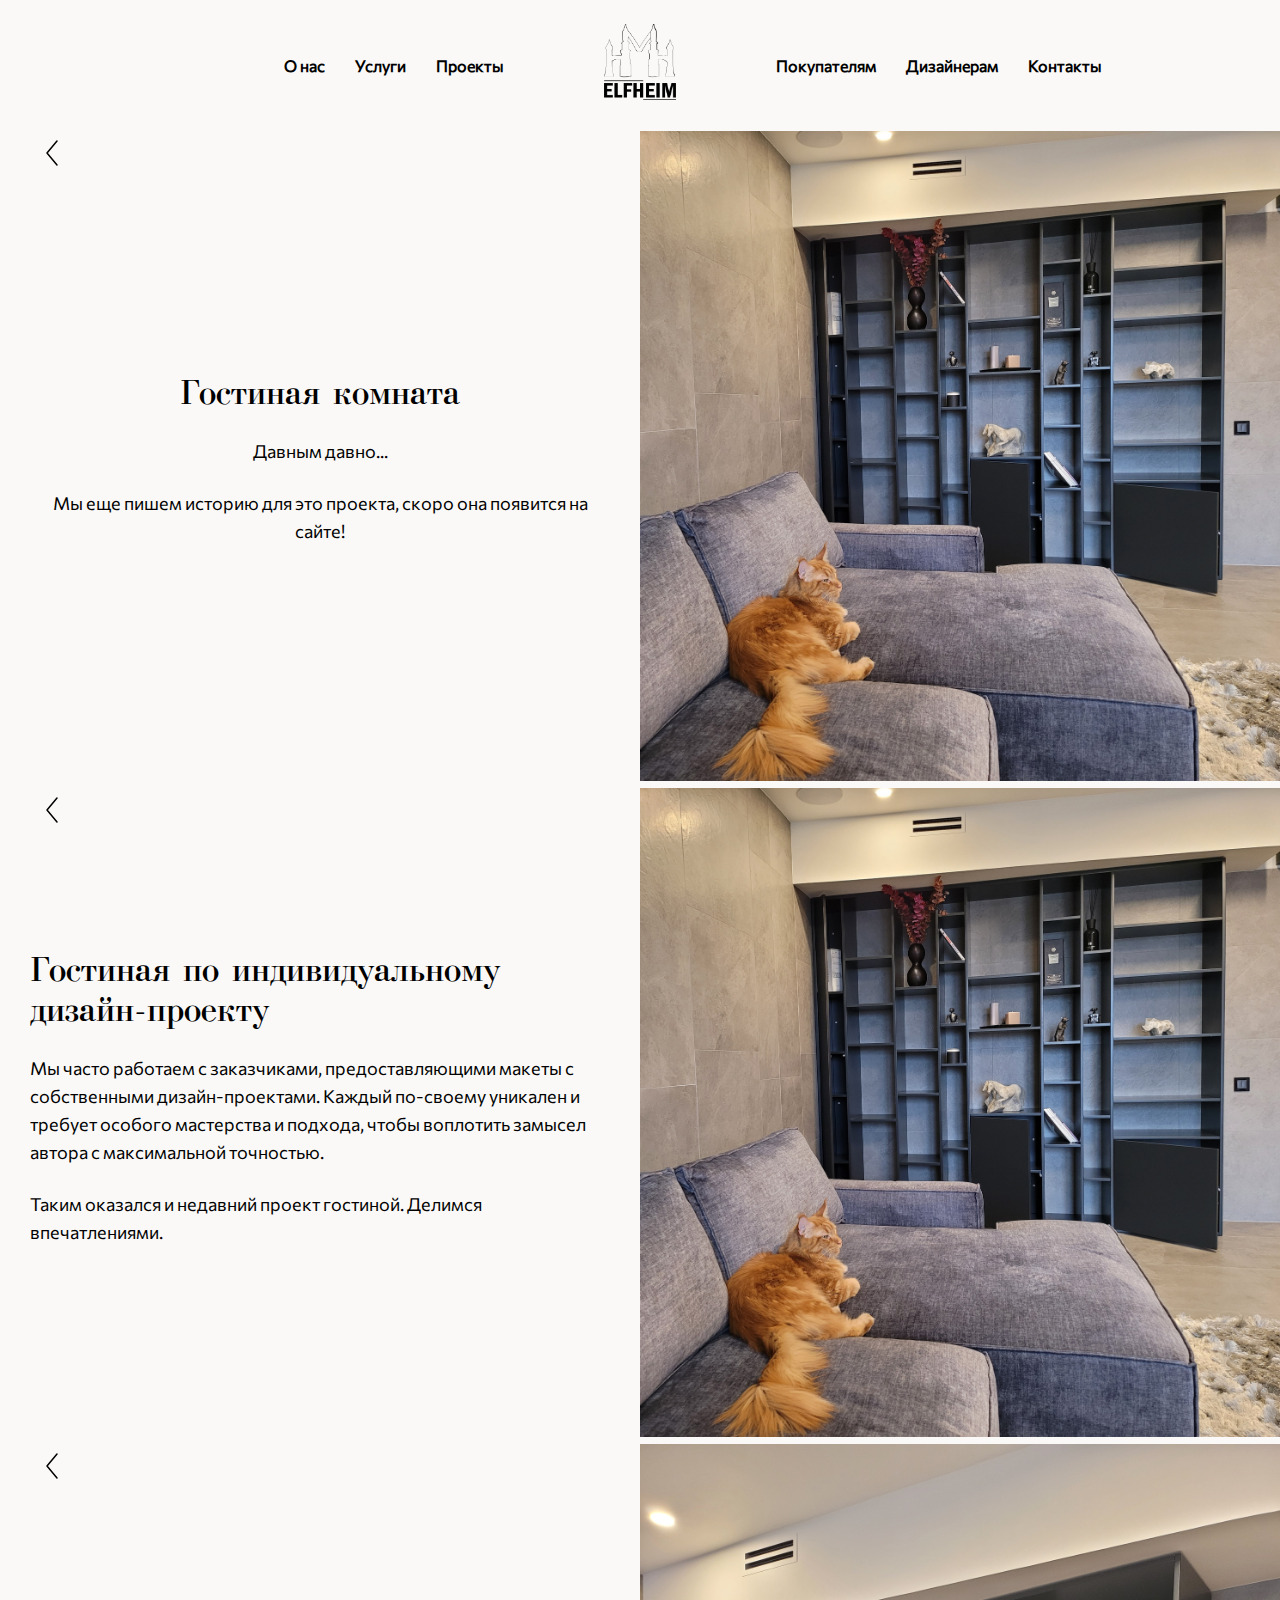
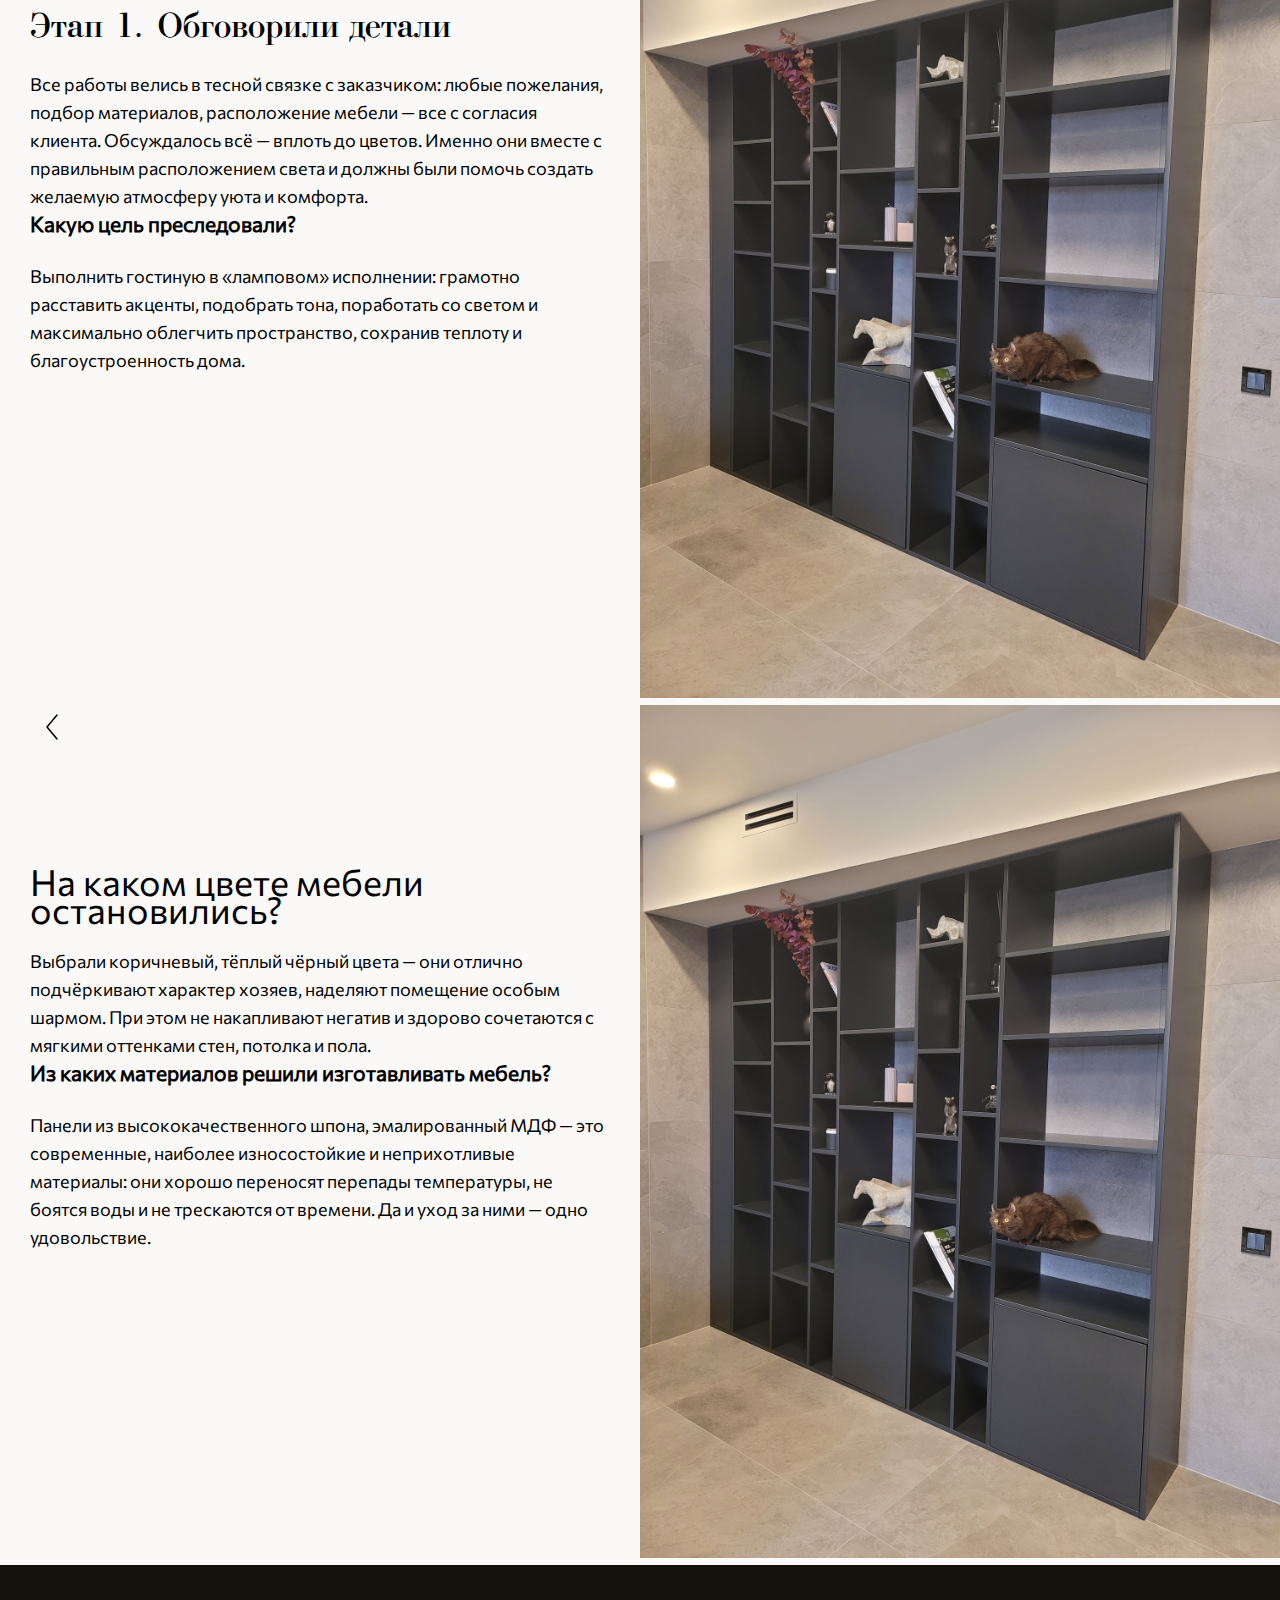
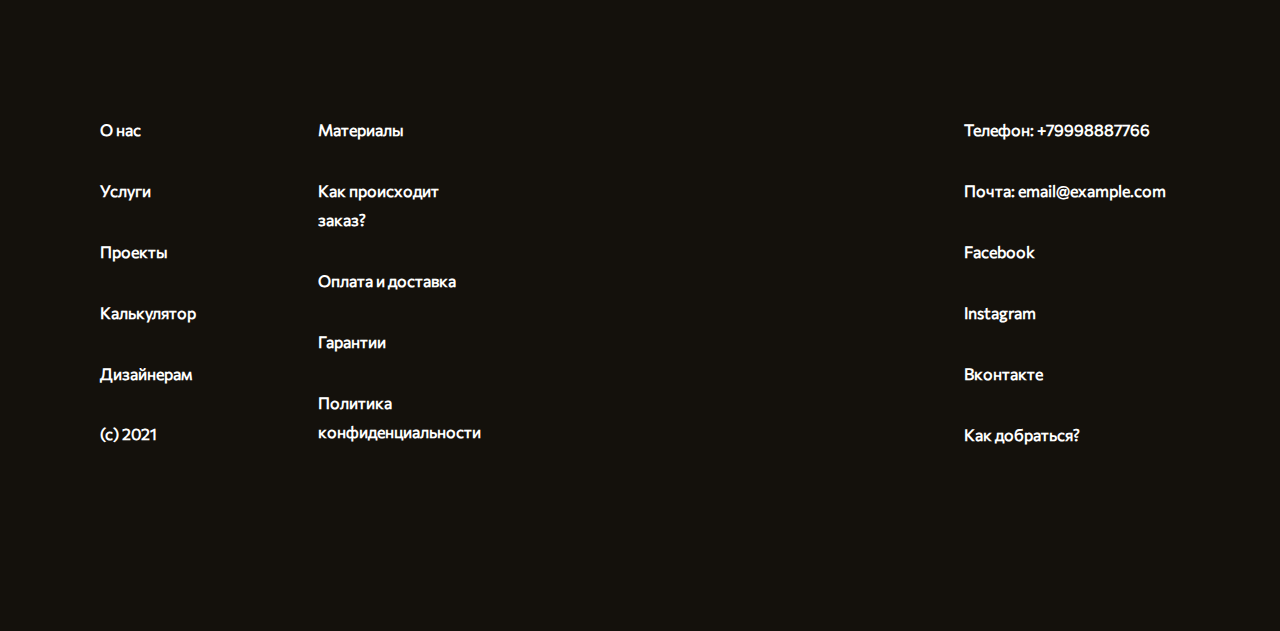
<file: project_page.html>
<!DOCTYPE html>
<html lang="en">
<head>
    <meta charset="UTF-8">
    <meta http-equiv="X-UA-Compatible" content="IE=edge">
    <meta name="viewport" content="width=device-width, initial-scale=1.0">
    <title>Document</title>
    <link rel="stylesheet" href="./style.css">
</head>
<body>
    <div class="container">
        <header class="common__header">
            <div class="header_navs">
                <img class="mobile burger" src="./assets/Icons/black_burger.svg" alt="">
                <nav class="nav1">
                    <li>
                        <a href="#about">О нас</a>
                    </li>
                    <li>
                        <a href="#services">Услуги</a>
                    </li>
                    <li>
                        <a href="#projects">Проекты</a>
                    </li>
                </nav>
                <div class="logo">
                    <img src="./assets/Icons/elfheim_logo.png" alt="">
                </div>
                <nav class="nav2">
                    <li>
                        <a href="#customers">
                            Покупателям
                        </a>
                    </li>
                    <li>
                        <a href="#designers">
                            Дизайнерам
                        </a>
                    </li>
                    <li>
                        <a href="#contacts">
                            Контакты
                        </a>
                    </li>
                </nav>
            </div>
            <div class="mobile_menu mobile block hide">
                <img class="mobile_nav_go_back" src="./assets/Icons/Back.svg" alt="">
                <nav class="mobile_nav">
                    <li>
                        <a href="#all">Все</a>
                        <button>
                            <img src="./assets/Icons/More/Black/Right.svg" alt="">
                        </button>
                    </li>
                    <li>
                        <a href="#wardrobes">Шкафы</a>
                        <button>
                            <img src="./assets/Icons/More/Black/Right.svg" alt="">
                        </button>
                    </li>
                    <li>
                        <a href="#kitchens">Кухни</a>
                        <button>
                            <img src="./assets/Icons/More/Black/Right.svg" alt="">
                        </button>
                    </li>
                    <li>
                        <a href="#dressers">Комоды</a>
                        <button>
                            <img src="./assets/Icons/More/Black/Right.svg" alt="">
                        </button>
                    </li>
                    <li>
                        <a href="#tables">Столы</a>
                        <button>
                            <img src="./assets/Icons/More/Black/Right.svg" alt="">
                        </button>
                    </li>
                    <li>
                        <a href="#other">Разное</a>
                        <button>
                            <img src="./assets/Icons/More/Black/Right.svg" alt="">
                        </button>
                    </li>
                </nav>
            </div>
        </header>
        <main class="project_page">
           <button class="chevron_fixed mobile">
            <img src="./assets/Icons/Back Black.svg" alt="">
           </button>
            <div class="project_page__block1">
                <div class="project_page__block1_content">
                    <div class="halfs_block">
                        <div class="column text_half text_centre block">
                            <div class="chevron desktop">
                                <img src="./assets/Icons/Back.svg" alt="">
                            </div>
                            <h2 class="block_heading">Гостиная комната</h2>
                            <p>Давным давно...</p>
                            <p>Мы еще пишем историю для это проекта, скоро она появится на сайте!</p>
                        </div>
                        <div class="column img_half">
                            <img src="./assets/Images/Cat/1.jpg" alt="">
                        </div>
                      </div>
                </div>
            </div>
            <div class="project_page__block2">
                <div class="project_page__block2_content">
                    <div class="halfs_block">
                        <div class="column text_half block">
                            <div class="chevron desktop">
                                <img src="./assets/Icons/Back.svg" alt="">
                            </div>
                            <h2 class="block_heading">Гостиная по индивидуальному дизайн-проекту</h2>
                            <p>Мы часто работаем с заказчиками, предоставляющими макеты с собственными дизайн-проектами. Каждый по-своему уникален и требует особого мастерства и подхода, чтобы воплотить замысел автора с максимальной точностью. </p>
                            <p>Таким оказался и недавний проект гостиной. Делимся впечатлениями.</p>
                        </div>
                        <div class="column img_half">
                            <img src="./assets/Images/Cat/1.jpg" alt="">
                        </div>
                      </div>
                </div>
            </div>
            <div class="project_page__block3">
                <div class="project_page__block3_content">
                    <div class="halfs_block">
                        <div class="column text_half block">
                            <div class="chevron desktop">
                                <img src="./assets/Icons/Back.svg" alt="">
                            </div>
                            <h2 class="block_heading">Этап 1. Обговорили детали</h2>
                            <p>Все работы велись в тесной связке с заказчиком: любые пожелания, подбор материалов, расположение мебели — все с согласия клиента. Обсуждалось всё — вплоть до цветов. Именно они вместе с правильным расположением света и должны были помочь создать желаемую атмосферу уюта и комфорта. </p>
                            <h3>Какую цель преследовали?</h3>
                            <p>Выполнить гостиную в «ламповом» исполнении: грамотно расставить акценты, подобрать тона, поработать со светом и максимально облегчить пространство, сохранив теплоту и благоустроенность дома.</p>
                        </div>
                        <div class="column img_half">
                            <img src="./assets/Images/Cat/2.jpg" alt="">
                        </div>
                      </div>
                </div>

            </div>
            <div class="project_page__block4">
                <div class="project_page__block4_content">
                    <div class="halfs_block">
                        <div class="column text_half block">
                            <div class="chevron desktop">
                                <img src="./assets/Icons/Back.svg" alt="">
                            </div>
                            <h3 class="block_heading">На каком цвете мебели остановились?</h3>
                            <p>Выбрали коричневый, тёплый чёрный цвета — они отлично подчёркивают характер хозяев, наделяют помещение особым шармом. При этом не накапливают негатив и здорово сочетаются с мягкими оттенками стен, потолка и пола.</p>
                            <h3>Из каких материалов решили изготавливать мебель?</h3>
                            <p>Панели из высококачественного шпона, эмалированный МДФ — это современные, наиболее износостойкие и неприхотливые материалы: они хорошо переносят перепады температуры, не боятся воды и не трескаются от времени. Да и уход за ними — одно удовольствие.</p>
                        </div>
                        <div class="column img_half">
                            <img src="./assets/Images/Cat/2.jpg" alt="">
                        </div>
                      </div>
                </div>
            </div>
        </main>



        <footer>
            <div class="footer__navs">
                <div class="left_columns">
                    <nav class="column column1">
                        <li>
                            <a href="#about">О нас</a>
                        </li>
                        <li>
                            <a href="#services">Услуги</a>
                        </li>
                        <li>
                            <a href="#projects">Проекты</a>
                        </li>
                        <li>
                            <a href="#calculator">
                                Калькулятор
                            </a>
                        </li>
                        <li>
                            <a href="#designers">
                                Дизайнерам
                            </a>
                        </li>
                        <p class="desktop">
                            (c) 2021
                        </p>
                    </nav>
            
                    <nav class="column column2">
                        <li>
                            <a href="#materials">
                                Материалы
                            </a>
                        </li>
                        <li>
                            <a href="#order">
                                Как происходит заказ?
                            </a>
                        </li>
                        <li>
                            <a href="#payment&delivery">
                                Оплата и доставка
                            </a>
                        </li>
                        <li>
                            <a href="#guaranty">
                                Гарантии
                            </a>
                        </li>
                        <li>
                            <a href="#privacy_policy">
                                Политика конфиденциальности
                            </a>
                        </li>
                        
                    </nav>
                </div>
                <nav class="column column3">
                    <li>
                        <a href="tel:+79998887766">
                            Телефон: +79998887766
                        </a>
                    </li>
                    <li>
                        <a href="mailto:email@example.com">
                            Почта: email@example.com
                        </a>
                    </li>
                    <li>
                        <a href="#facebook">
                            Facebook
                        </a>
                    </li>
                    <li>
                        <a href="#instagram">
                            Instagram
                        </a>
                    </li>
                    <li>
                        <a href="#vk">
                            Вконтакте
                        </a>
                    </li>
                    <li class="desktop">
                        <a href="#contacts">
                            Как добраться?
                        </a>
                    </li>
                    <p class="mobile">
                        (c) 2021
                    </p>
            
                </nav>
            </div>
    
        </footer>

    </div>
   
    
</body>
<script src="./script.js"></script>
</html>
</file>
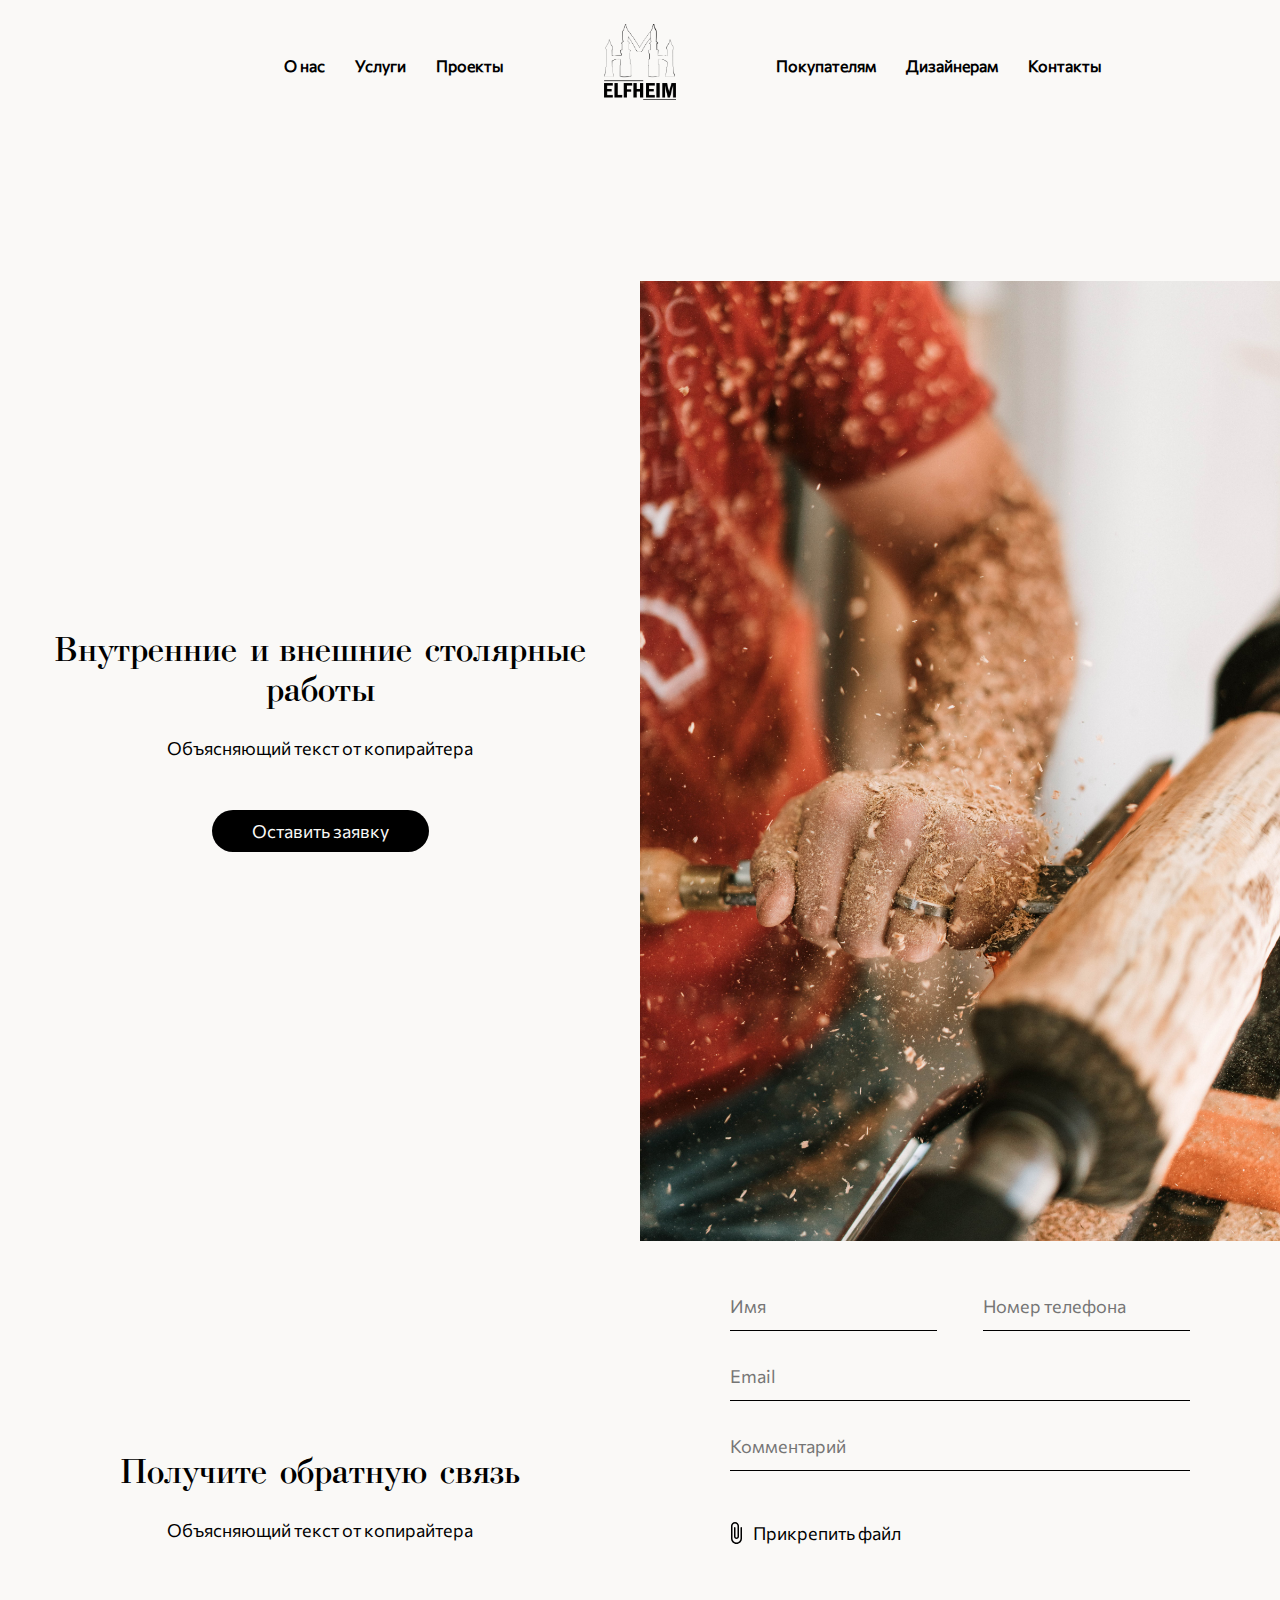
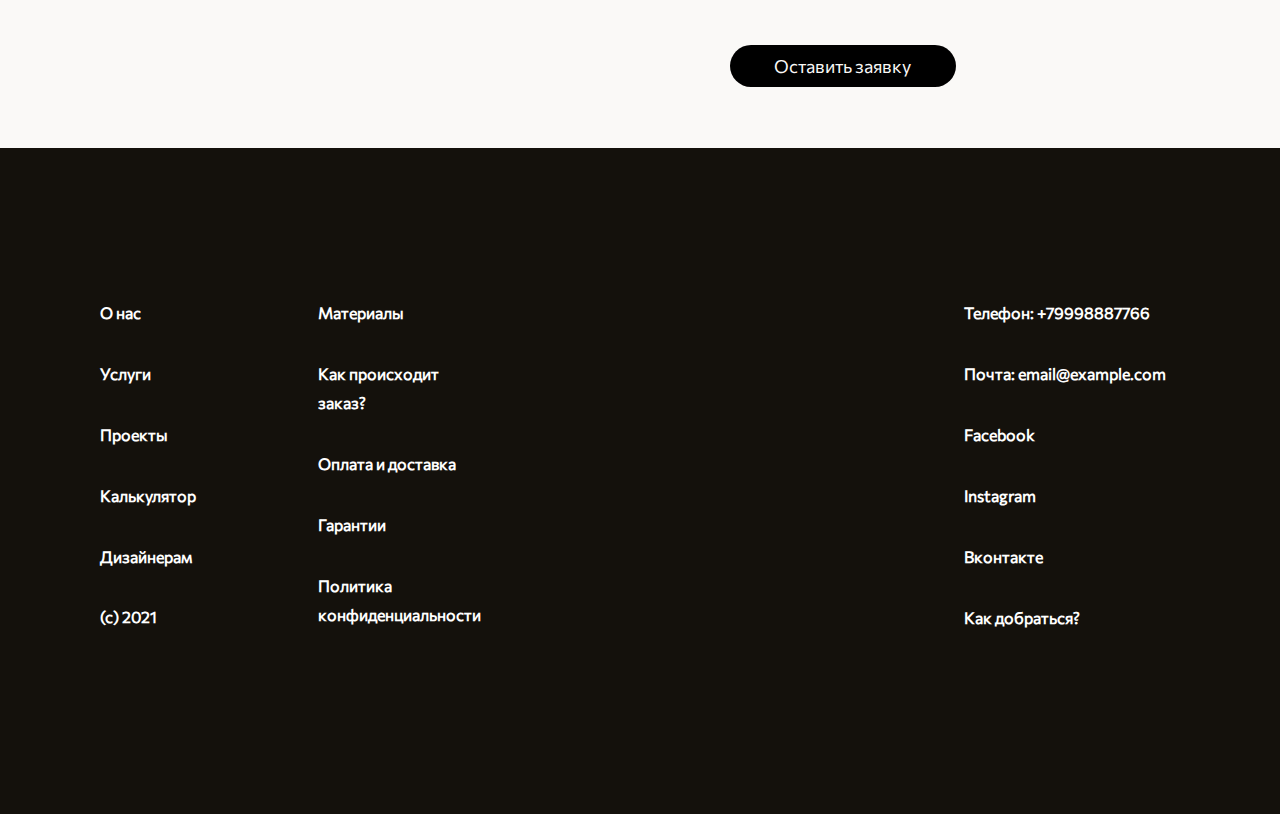
<file: services.html>
<!DOCTYPE html>
<html lang="en">
<head>
    <meta charset="UTF-8">
    <meta http-equiv="X-UA-Compatible" content="IE=edge">
    <meta name="viewport" content="width=device-width, initial-scale=1.0">
    <title>Document</title>
    <link rel="stylesheet" href="./style.css">
</head>
<body>
    <div class="container">
        <header class="common__header">
            <div class="header_navs">
                <img class="mobile burger" src="./assets/Icons/black_burger.svg" alt="">
                <nav class="nav1">
                    <li>
                        <a href="#about">О нас</a>
                    </li>
                    <li>
                        <a href="#services">Услуги</a>
                    </li>
                    <li>
                        <a href="#projects">Проекты</a>
                    </li>
                </nav>
                <div class="logo">
                    <img src="./assets/Icons/elfheim_logo.png" alt="">
                </div>
                <nav class="nav2">
                    <li>
                        <a href="#customers">
                            Покупателям
                        </a>
                    </li>
                    <li>
                        <a href="#designers">
                            Дизайнерам
                        </a>
                    </li>
                    <li>
                        <a href="#contacts">
                            Контакты
                        </a>
                    </li>
                </nav>
            </div>
            <div class="mobile_menu mobile block hide">
                <img class="mobile_nav_go_back" src="./assets/Icons/Back.svg" alt="">
                <nav class="mobile_nav">
                    <li>
                        <a href="#all">Все</a>
                        <button>
                            <img src="./assets/Icons/More/Black/Right.svg" alt="">
                        </button>
                    </li>
                    <li>
                        <a href="#wardrobes">Шкафы</a>
                        <button>
                            <img src="./assets/Icons/More/Black/Right.svg" alt="">
                        </button>
                    </li>
                    <li>
                        <a href="#kitchens">Кухни</a>
                        <button>
                            <img src="./assets/Icons/More/Black/Right.svg" alt="">
                        </button>
                    </li>
                    <li>
                        <a href="#dressers">Комоды</a>
                        <button>
                            <img src="./assets/Icons/More/Black/Right.svg" alt="">
                        </button>
                    </li>
                    <li>
                        <a href="#tables">Столы</a>
                        <button>
                            <img src="./assets/Icons/More/Black/Right.svg" alt="">
                        </button>
                    </li>
                    <li>
                        <a href="#other">Разное</a>
                        <button>
                            <img src="./assets/Icons/More/Black/Right.svg" alt="">
                        </button>
                    </li>
                </nav>
            </div>
        </header>
        <main class="services">
           
            <div class="services__block1">
                <div class="services__block1_content">
                    <div class="halfs_block">
                        <div class="column text_half text_centre block">
                            <h2 class="block_heading">Внутренние и внешние столярные работы</h2>
                            <p>Объясняющий текст от копирайтера</p>
                            <button class="button button_black">Оставить заявку</button>
                        </div>
                        <div class="column img_half">
                            <img src="./assets/Images/Service.jpg" alt="">
                        </div>
                      </div>
                </div>
            </div>
            <div class="services__block2">
                <div class="services__block2_content">
                    <div class="halfs_block">
                        <div class="column column_left text_half text_centre">
                            <h2 class="block_heading">Получите обратную связь</h2>
                            <p>Объясняющий текст от копирайтера</p>
                        </div>
                        <div class="column column_right block paddings">
                            <form class="feedback_form" action="submit">
                                <div class="name_phone">
                                  <input type="text" placeholder="Имя" name="name">
                                  <input type="text" placeholder="Номер телефона" name="phone">
                                </div>
                                  <input type="text" placeholder="Email" name="email">
                                  <input type="text" placeholder="Комментарий" name="commentary">
                                  <button type="button" class="attach_file"> <img src="./assets/Icons/Attach file.svg" alt=""> Прикрепить файл</button>
                                  <button type="submit" class="button button_black">Оставить заявку</button>
                            </form>
                        </div>
                    </div>
                </div>
            </div>
            
        </main>



        <footer>
            <div class="footer__navs">
                <div class="left_columns">
                    <nav class="column column1">
                        <li>
                            <a href="#about">О нас</a>
                        </li>
                        <li>
                            <a href="#services">Услуги</a>
                        </li>
                        <li>
                            <a href="#projects">Проекты</a>
                        </li>
                        <li>
                            <a href="#calculator">
                                Калькулятор
                            </a>
                        </li>
                        <li>
                            <a href="#designers">
                                Дизайнерам
                            </a>
                        </li>
                        <p class="desktop">
                            (c) 2021
                        </p>
                    </nav>
            
                    <nav class="column column2">
                        <li>
                            <a href="#materials">
                                Материалы
                            </a>
                        </li>
                        <li>
                            <a href="#order">
                                Как происходит заказ?
                            </a>
                        </li>
                        <li>
                            <a href="#payment&delivery">
                                Оплата и доставка
                            </a>
                        </li>
                        <li>
                            <a href="#guaranty">
                                Гарантии
                            </a>
                        </li>
                        <li>
                            <a href="#privacy_policy">
                                Политика конфиденциальности
                            </a>
                        </li>
                        
                    </nav>
                </div>
                <nav class="column column3">
                    <li>
                        <a href="tel:+79998887766">
                            Телефон: +79998887766
                        </a>
                    </li>
                    <li>
                        <a href="mailto:email@example.com">
                            Почта: email@example.com
                        </a>
                    </li>
                    <li>
                        <a href="#facebook">
                            Facebook
                        </a>
                    </li>
                    <li>
                        <a href="#instagram">
                            Instagram
                        </a>
                    </li>
                    <li>
                        <a href="#vk">
                            Вконтакте
                        </a>
                    </li>
                    <li class="desktop">
                        <a href="#contacts">
                            Как добраться?
                        </a>
                    </li>
                    <p class="mobile">
                        (c) 2021
                    </p>
            
                </nav>
            </div>
    
        </footer>

    </div>
   
    
</body>
<script src="./script.js"></script>
</html>
</file>
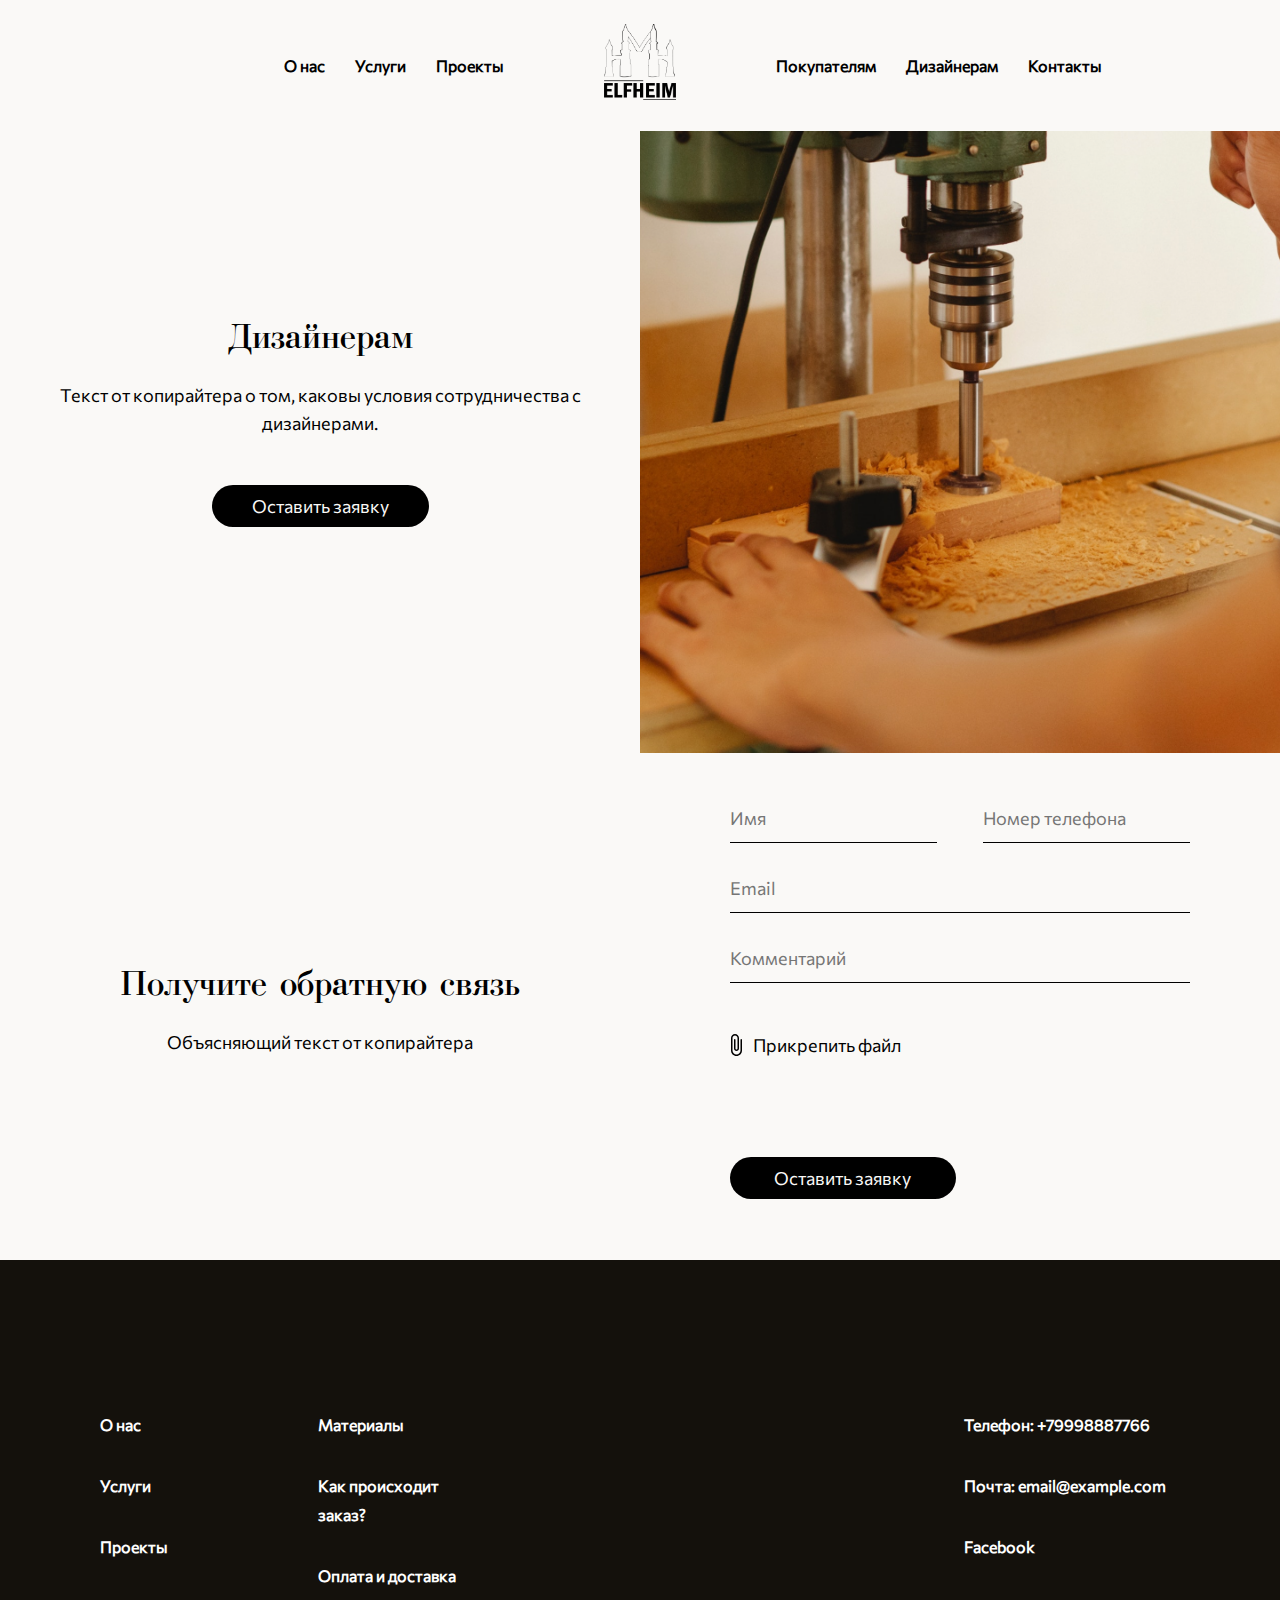
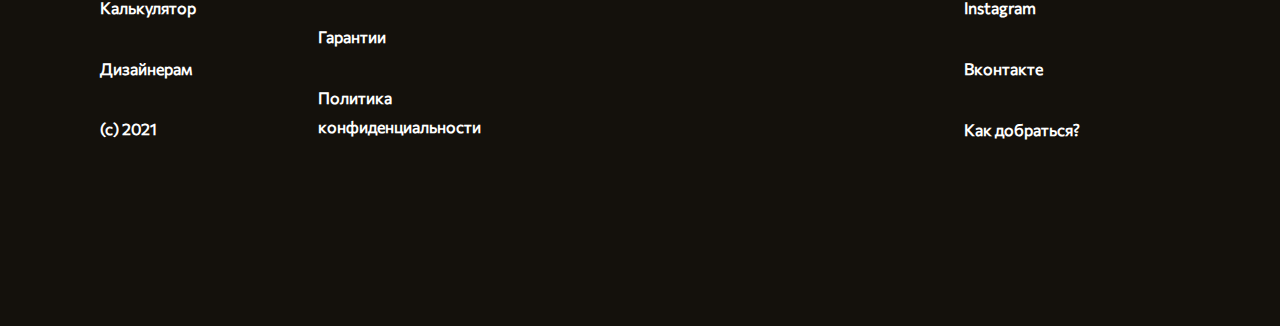
<file: to_designers.html>
<!DOCTYPE html>
<html lang="en">
<head>
    <meta charset="UTF-8">
    <meta http-equiv="X-UA-Compatible" content="IE=edge">
    <meta name="viewport" content="width=device-width, initial-scale=1.0">
    <title>Document</title>
    <link rel="stylesheet" href="./style.css">
</head>
<body>
    <div class="container">
        <header class="common__header">
            <div class="header_navs">
                <img class="mobile burger" src="./assets/Icons/black_burger.svg" alt="">
                <nav class="nav1">
                    <li>
                        <a href="#about">О нас</a>
                    </li>
                    <li>
                        <a href="#services">Услуги</a>
                    </li>
                    <li>
                        <a href="#projects">Проекты</a>
                    </li>
                </nav>
                <div class="logo">
                    <img src="./assets/Icons/elfheim_logo.png" alt="">
                </div>
                <nav class="nav2">
                    <li>
                        <a href="#customers">
                            Покупателям
                        </a>
                    </li>
                    <li>
                        <a href="#designers">
                            Дизайнерам
                        </a>
                    </li>
                    <li>
                        <a href="#contacts">
                            Контакты
                        </a>
                    </li>
                </nav>
    
            </div>
            <div class="mobile_menu mobile block hide">
                <img class="mobile_nav_go_back" src="./assets/Icons/Back.svg" alt="">
                <nav class="mobile_nav">
                    <li>
                        <a href="#all">Все</a>
                        <button>
                            <img src="./assets/Icons/More/Black/Right.svg" alt="">
                        </button>
                    </li>
                    <li>
                        <a href="#wardrobes">Шкафы</a>
                        <button>
                            <img src="./assets/Icons/More/Black/Right.svg" alt="">
                        </button>
                    </li>
                    <li>
                        <a href="#kitchens">Кухни</a>
                        <button>
                            <img src="./assets/Icons/More/Black/Right.svg" alt="">
                        </button>
                    </li>
                    <li>
                        <a href="#dressers">Комоды</a>
                        <button>
                            <img src="./assets/Icons/More/Black/Right.svg" alt="">
                        </button>
                    </li>
                    <li>
                        <a href="#tables">Столы</a>
                        <button>
                            <img src="./assets/Icons/More/Black/Right.svg" alt="">
                        </button>
                    </li>
                    <li>
                        <a href="#other">Разное</a>
                        <button>
                            <img src="./assets/Icons/More/Black/Right.svg" alt="">
                        </button>
                    </li>
                </nav>
            </div>
        </header>
        <main class="designers">
           
            <div class="designers__block1">
                <div class="designers__block1_content">
                    <div class="halfs_block">
                        <div class="column text_half text_centre block">
                            <h2 class="block_heading">Дизайнерам</h2>
                            <p>Текст от копирайтера о том, каковы условия сотрудничества с дизайнерами.</p>
                            <button class="button button_black">Оставить заявку</button>
                        </div>
                        <div class="column img_half">
                            <img src="./assets/Images/To designers.png" alt="">
                        </div>
                      </div>
                </div>
            </div>
            <div class="designers__block2">
                <div class="designers__block2_content">
                    <div class="halfs_block">
                        <div class="column column_left text_half text_centre">
                            <h2 class="block_heading">Получите обратную связь</h2>
                            <p>Объясняющий текст от копирайтера</p>
                        </div>
                        <div class="column column_right block paddings">
                            <form class="feedback_form" action="submit">
                                <div class="name_phone">
                                  <input type="text" placeholder="Имя" name="name">
                                  <input type="text" placeholder="Номер телефона" name="phone">
                                </div>
                                  <input type="text" placeholder="Email" name="email">
                                  <input type="text" placeholder="Комментарий" name="commentary">
                                  <button type="button" class="attach_file"> <img src="./assets/Icons/Attach file.svg" alt=""> Прикрепить файл</button>
                                  <button type="submit" class="button button_black">Оставить заявку</button>
                            </form>
                        </div>
                    </div>
                </div>
            </div>
            
        </main>



        <footer>
            <div class="footer__navs">
                <div class="left_columns">
                    <nav class="column column1">
                        <li>
                            <a href="#about">О нас</a>
                        </li>
                        <li>
                            <a href="#services">Услуги</a>
                        </li>
                        <li>
                            <a href="#projects">Проекты</a>
                        </li>
                        <li>
                            <a href="#calculator">
                                Калькулятор
                            </a>
                        </li>
                        <li>
                            <a href="#designers">
                                Дизайнерам
                            </a>
                        </li>
                        <p class="desktop">
                            (c) 2021
                        </p>
                    </nav>
            
                    <nav class="column column2">
                        <li>
                            <a href="#materials">
                                Материалы
                            </a>
                        </li>
                        <li>
                            <a href="#order">
                                Как происходит заказ?
                            </a>
                        </li>
                        <li>
                            <a href="#payment&delivery">
                                Оплата и доставка
                            </a>
                        </li>
                        <li>
                            <a href="#guaranty">
                                Гарантии
                            </a>
                        </li>
                        <li>
                            <a href="#privacy_policy">
                                Политика конфиденциальности
                            </a>
                        </li>
                        
                    </nav>
                </div>
                <nav class="column column3">
                    <li>
                        <a href="tel:+79998887766">
                            Телефон: +79998887766
                        </a>
                    </li>
                    <li>
                        <a href="mailto:email@example.com">
                            Почта: email@example.com
                        </a>
                    </li>
                    <li>
                        <a href="#facebook">
                            Facebook
                        </a>
                    </li>
                    <li>
                        <a href="#instagram">
                            Instagram
                        </a>
                    </li>
                    <li>
                        <a href="#vk">
                            Вконтакте
                        </a>
                    </li>
                    <li class="desktop">
                        <a href="#contacts">
                            Как добраться?
                        </a>
                    </li>
                    <p class="mobile">
                        (c) 2021
                    </p>
                </nav>
            </div>
        </footer>
    </div>
</body>
<script src="./script.js"></script>
</html>
</file>
<file: style.css>
@font-face{
    font-family: Bodoni;
    font-style: normal;
    src: url("./fonts/bodoni_[allfont.ru].ttf") format("truetype");
}
@font-face{
    font-family: Comissioner;
    font-style: normal;
    src: url("./fonts/Commissioner-Regular.ttf") format("truetype");
}
*{
    margin: 0;
    padding: 0;
    border: 0;
    box-sizing: border-box;
}
.container{
    box-sizing: border-box;
    overflow: hidden;
    min-width: 300px;
}
body{
    font-family: 'Comissioner';
    font-size: 18px;
    font-weight: 400;
    overflow-x: hidden;
    line-height: 28px;
}
.hide_content{
    opacity: 0;
}

h2{
    line-height: 40px;
    font-family: 'Bodoni';
}
.mobile{
    display: none;
}
header{
    padding-top: 24px;
    padding-bottom: 24px;
    position: relative;
    width: 100%;
    /* display: flex;
    align-items: center; */
}
header a{
    font-size: 16px;
    font-weight: 600;
    /* margin-right: 30px; */
}
.main_page__header{
    background-color: rgba(0, 0, 0, 0.3);
}
.header_navs a{
    color: #FFFFFF;
}
.common__header{
    background-color: #FAF9F7;
}
.common__header a{
    color: #000000;
}
.header_navs{
    display: flex;
    flex-direction: row;
    justify-content: center;
    align-items: center;
    /* justify-content: space-between; */
}
.logo img{
    height: 76px;
    margin: 0 100px 0 100px;
}
.header_navs, .header_navs nav{
    display: flex;
    flex-direction: row;
}
.header_navs nav{
    width: 360px;
    /* display: flex; */
    /* justify-content: space-between; */
}
.header_navs .nav1{
    justify-content: flex-end;
}
.header_navs .nav1 a{
    margin-left: 30px;
}
.header_navs .nav2 a{
    margin-right: 30px;
}
.header_navs .nav2{
    justify-content: flex-start;
}
footer{
    background-color: #14110C;
    padding: 150px 100px 150px 100px;
    /* width: 100%;
    z-index: 1; */
    position: relative;
    /* position: absolute;
    bottom: 0; */
}
footer .column3{
    width: 20%;
}
footer li{
    margin-bottom: 32px;
}
li{
    list-style: none;
}
/* // 100px отступы в странице (есть не везде) и только слева*/
a{
    text-decoration: none;
    cursor: pointer;
}
button{
    font-family: 'Comissioner';
    font-size: 18px;
    font-weight: 400;
    cursor: pointer;
}
.button{
    font-size: 18px;
    font-weight: 400;
    padding: 10px 40px 10px 40px;
    border-radius: 24px;
    margin-bottom: 48px;
}
.button_white{
    color: #000000;
    background-color: #FAF9F7;
}
.button_black{
    color: #FAF9F7;
    background-color: #000000;
}
footer a, footer p{
    color: #FFFFFF;
    font-size: 16px;
    font-weight: 600;
}
.footer__navs{
    display: flex;
    flex-direction: row;
    justify-content: space-between;
}
.left_columns{
    display: flex;
    flex-direction: row;
}
.left_columns .column{
    margin-right: 50px;
}
/* //block1 */
.main__block1{
    overflow: hidden;
    background-color: rgba(0, 0, 0, 0.3);
}
.video_background{
    /* position: fixed;
    right: 0;
    bottom: 0; */
    /* position: relative;
    position: fixed; */
    min-width: 100%;
    /* min-height: 100%; */
    /* position: relative;
    position: absolute; */
    position: fixed;
    position: absolute;
    top: 0;
    /* background-color: rgba(0, 0, 0, 0.3); */
    right: 0;
    z-index: -1;
}
.block_heading{
    font-size: 36px;
    font-weight: 400;
}
/* .main__block1_content  */
h1{
    font-size: 64px;
    font-weight: 400;
    line-height: 50px;
    font-family: 'Bodoni';
}
.show_from_the_bottom{
    animation: show_from_the_bottom 2s 1;
}
.increase_opacity{
    animation: increase_opacity 3s 1;
}
.from_the_bottom_and_opacity{
    animation: from_the_bottom_and_opacity 3s 1;
    
}
.sliding_block{
    background-color: #FAF9F7;
    width: 100%;
    height: 700px;
    min-width: 200px;
    display: flex;
    justify-content: space-between;
    position: relative;
    overflow-x: scroll;
    overflow-y: hidden;
    scroll-behavior: smooth;
    scroll-snap-type: x mandatory;
}
.sliding_block::-webkit-scrollbar{
    width: 0;
}
.sliding_block .block{
    scroll-snap-align: start;
}


/* .main__block2, .main__block3{
    min-width: 500px;
    width: 190vw;
    height: 700px;
} */
.test_block1, .test_block2{
    width: 1000px;
    height: 500px;
    /* box-sizing: border-box;
    position: static; */
}
.test_block1{
    background-color: hotpink;
}

@keyframes show_from_the_bottom{
    0%{
        transform: translateY(50px);
        margin-bottom: -20px;
        opacity: 0;
    }
    40%{
        opacity: 0;
    }
    100%{
        opacity: 1;
        margin-bottom: 0;
    }
}
@keyframes increase_opacity{
    from{
        opacity: 0;
    }
    to{
        opacity: 1;
    }
}
@keyframes from_the_bottom_and_opacity {
    0%{
        transform: translateY(50px);
        margin-bottom: -20px;
        opacity: 0;
    }
    50%{
        opacity: 0;
    }
    100%{
        opacity: 1;
        margin-bottom: 0;
    }
}
@keyframes typing {
    0% { width: 0 }
    50% { width: 16ch }
    100% { width: 0 }
}
.typing_animation{
    width: 16ch;
    animation: typing 5s steps(16) infinite;
    white-space: nowrap;
    overflow: hidden;
}
.main__block1_content p{
    margin: 30px 0px 30px 0px;
}
.main__block1_content{
    color: #FAF9F7;
    z-index: 1;
    padding-top: 160px;
    padding-bottom: 250px;
    text-align: center;
    /* position: fixed; */

}


/* //block2 */
.main__block2{
    background-color: #FAF9F7;
    /* padding-left: 16px;
    padding-right: 16px; */
}
/* .main__block2  */
.block_heading{
    /* margin-bottom: 24px; */
}
.main__block2_content{
    width: 100vw;
}
.main__block2_content, .main__block4_content{
    display: flex;
    justify-content: center;
}
/* .main__block2_content .column, .main__block4_content .column{
    width: 50%;
} */
.column{
    width: 50%;
}
.main__block2_content .column_left, .main__block4_content .column_left{
    padding-top: 230px;
    padding-bottom: 230px;
    display: flex;
    flex-direction: column;
    justify-content: center;
    align-items: center;
    text-align: center;
}
/* .main__block2_content  */
.text_half p{
    /* // adapt */
    margin-top: 24px;
}




.text_half__content{
    opacity: 1;
    transition: opacity 2s, visibility 0s;
}
.text_half__content.hidden{
    opacity: 0;
    visibility: hidden;
    transition: opacity 1s, visibility 0s 1s;
}
/* //// */





.block_woods{
    position: relative;
    height: 700px;
    width: 100%;
}
/* .main__block2_content  */
.wood{
    position: absolute;
    /* z-index: 2; */
}
.wood_1{
    height: 220px;
    top: 44%;
    right: 35%;
    z-index: 2;
    animation: wood1 2s;
}
.wood_2{
    height: 133px;
    top: 37%;
    right: 25%;
    z-index: 1;
    animation: wood2 2s;
}
.wood_3{
    height: 308px;
    top: 20%;
    /* left: 22%; */
    right: 52%;
    z-index: 0;
    animation: wood3 2s;
}
@keyframes wood1{
    from{
        transform: translateY(50%);
    }
    to{
        transform: translateY(0%);
    }
}
@keyframes wood2{
    from{
        transform: translateX(50%);
    }
    to{
        transform: translateX(0%);
    }
}
@keyframes wood3{
    from{
        transform: translateX(-50%);
        transform: translateY(-50%);
    }
    to{
        transform: translateX(0%);
        transform: translateY(0%);
    }
    
}


.main__block3{
    padding-top: 10px;
    padding-bottom: 10px;
    padding-left: 50px;
    background-color: #FAF9F7;
}
.block_top{
    display: flex;
    margin-bottom: 30px;
    align-items: center;
}
.main__block3 .block_heading{

}
/* .main__block3  */
.block_nav{
    display: flex;
    margin-left: 5.5vw;
    min-width: 30px;
}
/* .main__block3  */
.nav_link{
    color: #000000;
    padding: 3px 15px 3px 15px;
    border-radius: 14px;
    margin-right: 20px;
}
/* .main__block3  */
.nav_active{
    background-color: #000000;
    color: #ffffff;
}
/* .main__block3 .nav_active{
    background-color: #000000;
} */
/* .main__block3 .block_nav .nav_active a{
    color: #ffffff;
} */


/* // галерея вариант2 */
/* .grid1{
    width: 100%;
    display: grid;
    grid-template-columns: repeat(3, 1fr);
}
.grid2{
    display: grid;
    grid-template-columns: repeat(2, 1fr);
    justify-items: stretch;
    align-items: stretch;
} */


.main__block3_content{
    display: flex;
    align-items: flex-start;
    /* flex-wrap: wrap; */
    justify-content: space-around;
    width: 100vw;
    max-width: 1700px;
}
.main_page__gallery_img{
    height: 300px;
}

.project_card{
    overflow: hidden;
    position: relative;
    display: flex;
    flex-direction: column;
    justify-content: flex-end;
    margin-bottom: 10px;
}
.main_page__gallery_img{
    position: absolute;
    width: 100%;
    height: auto;
    top:46%;
    left:50%;
    transform:translate(-50%,-50%);
    object-fit:cover;
}
.main__block3_content .card_4 .main_page__gallery_img, .main__block3_content .card_5 .main_page__gallery_img{
    height: 100%;
    width: auto;
}
.cards_block{
    display: flex;
    flex-wrap: wrap;
    justify-content: space-between;
    width: 472px;
    height: 566px;
}
.main__block3 .card_1,.main__block3_content .card_2{
    width: 224px;
    height: 288px;
}
.main__block3 .card_3{
    width: 472px;
    height: 191px;
}
/* .main__block3 .card_4{
    width: 328px;
    height: 530px;
    margin-left: 10px;
} */
.main__block3 .card_5, .main__block3 .card_4{
    max-width: 350px;
    width: 108.267vw;
    /* max-width: max-content; */
    /* height: 530px; */
    margin-left: 10px;
    margin-right: -0.2vw;
}
.main__block3 .card_5 .card_img, .main__block3 .card_4 .card_img{
    height: 523px;
}
.card_name{
    
    /* position: absolute;
    bottom: 0; */
    width: 100%;
    background-color: #FAF9F7;
    color: #000000;
    z-index: 1;
}
.projects .card_name{
    position: absolute;
    bottom: 0;
}




.main__block4, .main__block5, .main__block6{
    background-color: #FAF9F7;
}
.main__block4_content .emphasize{
    font-size: 24px;
    /* margin: 30px 0 30px 0; */
}
.faded{
    opacity: 0.5;
}

.main__block5{
    padding-bottom: 50px;
}
.main__block5_gallery{
    display: flex;
    justify-content: space-around;
    align-items: center;
    overflow-x: scroll;
}
.main__block5 .card_1{
    width: 196px;
    height: 345px;
}
.main__block5_gallery .card_2{
 width: 507px;
 height: 390px;
}
.main__block5_gallery .card_3{
    width: 196px;
    height: 401px;
}
.main__block5_gallery .card_4{
    width: 155px;
    height: 325px;
}
.main__block6{
    position: relative;
    /* padding-top: 150px;
    padding-bottom: 150px; */
}
.form_block{
    /* padding-top: 150px;
    padding-bottom: 150px; */
    /* position: relative; */
}
.paddings{
    padding-left: 7vw;
    padding-right: 7vw;
}
.main__block6_content .block_heading{
    /* margin-bottom: 30px; */
}
.text_centre{
    text-align: center;
    display: flex;
    flex-direction: column;
    align-items: center;
    justify-content: center;
}
.name_phone{
    display: flex;
    justify-content: space-between;
    width: 100%;
}
/* .main__block6  */
.feedback_form{
    /* padding: 10px 50px 10px 50px; */
    padding: 10px 0 10px 0;
    display: flex;
    flex-direction: column;
    /* margin-left: 30px; */
}
/* .main__block6  */
/* form  */
/* [dark].feedback_form input{
    border-bottom: 1px solid #ffffff;
} */
.feedback_form input{
    height: 50px;
    color: var(--var-text);
    border-bottom: 1px solid var(--var-text);
    margin-top: 20px;
    outline: none;
    background-color: transparent;
    font-family: 'Comissioner';
    font-size: 18px;
    font-weight: 400;
}
.feedback_form_btn{
    color: var(--var-bg);
    background-color: var(--var-text);
}
:root{
    --var-bg: #FAF9F7;
    --var-text: #000000;
}
.form_block{
    background-color: var(--var-bg);
    color: var(--var-text);
    position: relative;
}
.theme__fill{
    background-color: var(--var-bg);
    color: var(--var-text);
    mix-blend-mode: difference;
    /* transform: translateX(-100%); */
	/* transition: transform 4s linear; */
    /* position: fixed; */
    position: absolute;
    bottom: 0;
	inset: 0;
    /* inset: 300px -200px 0 0 ; */
	/* height: 100%; */
	animation: theme_animation 5s linear 1;
    pointer-events: none;
}
@keyframes theme_animation {
    0%{
        /* transform: translateX(100%); */
        bottom: 0;
        left: 0;
        height: 0;
        width: 0;
        /* transform: scale(0%); */

    }
    100%{
        /* transform: translateX(0%); */
        height: 100%;
        width: 100%;
        /* transform: scale(100%); */
    }
}







.feedback_form .name_phone input{
    width: 45%;
}
.feedback_form button{
    width: 226px;
}
.attach_file{
    color: var(--var-text);
    margin-top: 50px;
    margin-bottom: 100px;
    /* background-color: #FAF9F7; */
    background-color: transparent;
    display: flex;
    align-items: center;
}
.attach_file img{
    margin-right: 10px;
}
/* // для блоков, разделенных пополам */
.halfs_block{
    display: flex;
    /* padding-top: 100px;
    padding-bottom: 100px; */
    min-height: 500px;
    /* position: relative; */
}
.project_page .halfs_block{
    min-height: 550px;
}
.halfs_block .column_right{
    display: flex;
    flex-direction: column;
    justify-content: center;
}
.project_page .halfs_block{
    position: relative;
}
.project_page .text_half__content{
    padding-top: 40px;
}
.project_page .first_slide{
    padding-top: 0;
}
.img_half{
    position: relative;
    overflow: hidden;
}
.img_half img{
    width: 100%;
    bottom: 0;
    left: 0;
    object-fit: cover;

    /* height: 700px; */
}
.project_img{
    position: absolute;
}
.text_half{
    /* text-align: center;
    display: flex;
    flex-direction: column;
    align-items: center;
    justify-content: center; */
    box-sizing: border-box;
    padding-left: 30px;
    padding-right: 30px;
}
.project_img_animation{
    animation: slideUp 3s linear;
}
.zoomed{
    transform: scale(2);
}
.zoomIn{
    animation: zoom 2s;
    animation-fill-mode: forwards;
}
@keyframes slideUp{
    from{
        transform: translateY(150%);
    }
    to{
        transform: translateY(0%);
    }
}
@keyframes zoom{
    from{
        transform: scale(1);
    }
    to{
        transform: scale(2);
        
    }
}
.text_half .button{
    margin-top: 48px;
}
/* // projects page */
.projects, .error, .info, .materials, .privacy_policy, .project_page, .services, .designers{
    background-color: #FAF9F7;
}
.designers .form_block{
    padding-top: 0;
    padding-bottom: 0;
}
.projects__block1, .projects__block2{
    overflow: hidden;
}
.projects__block1_content{
    /* margin-right: -20px; */
    /* padding-right: 20px; */
    overflow: hidden;
}
.projects__block1 .button{
    margin-right: 20px;
}
.projects_card{
    /* padding: 1em; */
    /* margin: 20px; */
    overflow: hidden;
    position: relative;
    margin-right: 20px;
    margin-bottom: 20px;
    
}
.card_img{
    overflow: hidden;
    position: relative;
}
.projects_card img{
    /* position: absolute;
    height: 100%;
    width: auto;
    transform:translate(0%,-50%);
    object-fit: cover;
    z-index: 1; */


    position: absolute;
    width: auto;
    height: 100%;
    top:46%;
    left:50%;
    transform:translate(-50%,-50%);
    object-fit: cover;
}
.projects_columns .card_3 img, .projects_columns .card_1 img, .projects_columns .card_2 img, .projects .card_9 .card_img{
    width: 100%;
    /* height: auto; */
}
.projects_columns{
    display: grid;
    grid-template-columns: 1fr 1fr;
    overflow: hidden;
}
.projects_card{
    overflow: hidden;
}
.projects_column_1, .projects_column_2, .projects_row_1{
    display: grid;
    justify-items: stretch;
    /* gr */
}

.card_img{
    overflow: hidden;
    /* box-sizing: border-box; */
}
.projects .card_3, .projects .card_4{
    /* height: 400px; */
    grid-column: 1/3;
}
.projects .card_7{
    grid-row: 2/4;
    /* grid-column: 1/3; */
}
.projects .card_4{
    /* height: 400px; */
    grid-column: 1/3;
    /* padding-right: 20px; */
}
.projects .card_5, .projects .card_6{
    grid-row: 1/2.5;
}
.projects .card_3 .card_img{
    height: 500px;
    width: 100%;
}
.projects .card_4 img{
    width: 100%;
}
.projects .card_4 .card_img{
    /* // адаптив */
    height: 210px;
}
 /* .card_4 .card_name{
    margin-left: 1vw;
} */
.projects .card_1 .card_img, .projects .card_2 .card_img{
    height: 288px;
    /* height: 20vw;
    min-height: 250px; */
}
.projects_column_2{
    grid-template-columns: 1fr 1fr;
}
.projects_row_1{
    grid-template-columns: 1fr 2.5fr 1fr;
}
.projects_row_1 .card_img, .projects .card_9 img{
    /* width: 50vw; */
    width: 100%;
    /* height: auto; */
}
.projects .card_5 .card_img{
    height: 300px;
    /* grid-column: 0/1; */
}
.projects .card_5 .card_img, .projects .card_6 .card_img{
    
    height: 37.222vw;
    /* min-height: 336px; */
    /* height: 100%; */
    height: 100%;
    width: auto;
}
.projects .card_7 .card_img{
    height: 100%;
}
.projects .card_8 .card_img, .projects .card_9 .card_img{
    /* height: 300px; */
    height: 100%;
}
.projects_row_1 .card_10 .card_img, .projects_row_1 .card_11 .card_img, .projects_row_1 .card_12 .card_img{
    /* width: 100%;
    height: auto; */
    height: 400px;
}
.projects_row_1 .card_10 .card_img img, .projects_row_1 .card_11 .card_img img, .projects_row_1 .card_12 .card_img img{
    width: 100%;
}
.project_page > div{
    position: relative;
}
.chevron{
    /* margin-left: ; */
    position: absolute;
    top: 0;
    left: 30px;
}
/* // project_page */
.project_page__block2{
    background-color: #FAF9F7;
}
.project_page__block2 .block_heading, .project_page__block3 .block_heading, .project_page__block4 .block_heading{
    margin-top: 162px;
}
.services{
    /* box-sizing: border-box; */
    background-color: #FAF9F7;
}
.services__block1{
    padding-top: 150px;
}

.info__block1, .info__block2{
    padding-bottom: 100px;
}
.info__block1{
    background-color: #000000;
    color: #ffffff;
}
.info__block2, .info__block3{
    background-color: #FAF9F7;
    padding-bottom: 100px;
}
.info h1{
    padding-top: 100px;
    padding-bottom: 48px;
}
summary, details{
    outline: none;
}
/* .accordeon summary::-webkit-details-marker,
.accordeon  */
.accordeon__item summary::-webkit-details-marker, .accordeon__item 
summary::marker{
    display: none;
    opacity: 0;
    z-index: -10;
}
.accordeon__title{
    font-size: 36px;
    display: flex;
    align-items: center;
    justify-content: space-between;
    height: 144px;
}
.collapse-content{
    padding-top: 48px;
    padding-bottom: 48px;
}
.info__block1 .accordeon__title{
    border-bottom: 1px solid #ffffff;
}
.info__block2 .accordeon__title{
    border-bottom: 1px solid #000000;
}
.privacy_policy .block_heading{
    margin-bottom: 48px;
}
.privacy_policy__text{
    border-top: 1px solid #000000;
    padding-top: 48px;
    padding-bottom: 100px;
}
.error__block_content{
    padding-top: 48px;
    padding-bottom: 100px;
}
/* .accordeon__item[open] .arrow{
    transform: rotate(180deg);
    outline: none;
    margin-right: -2.5px;
} */
/* .arrow{
    position: absolute;
    right: 20px;
}
details{
    outline: none;
}
summary{
    outline: none;
}
summary::-webkit-details-marker,
summary::marker{
    display: none;
} */

/* .color_black{
    background-color: #000000;
    color: #ffffff;
} */
@media (max-width:900px) {
    .mobile{
        display: block;
    }
    .header_navs{
        position: relative;
    }
    .button{
        width: 100%;
    }
    .container{
        position: relative;
    }
    .mobile_menu{
        height: 100vh;
        width: 100%;
        background-color: #FAF9F7;
        z-index: 4;
        position: absolute;
        top: 0;
        left: 0;
    }
    .mobile_nav li{
        display: flex;
        justify-content: space-between;
        align-items: center;
        height: 80px;
        border-bottom: 1px solid #000000;
    }
    .mobile_nav a{
        color: #000000;
    }
    .mobile_menu button{
        background-color: transparent;
    }
    /* .mobile_nav li button{
        background-color: transparent;
    } */
    .mobile_nav_go_back{
        margin-top: 58px;
        margin-bottom: 48px;
    }
    .mobile_nav li:nth-child(6){
        border-bottom: 0px;
    }
    .hide{
        display: none;
    }
    .feedback_form .button{
        width: 100%;
    }
    .paddings{
        padding-left: 0;
        padding-right: 0;
    }
    .burger{
        position: absolute;
        left: 10px;
        top: 25%;
    }
    .block{
        padding-left: 16px;
        padding-right: 16px;
    }
    .desktop{
        display: none;
    }
    .block_top{
        justify-content: center;
        text-align: center;
        margin-left: 30px;
    }
    .header_navs .nav1, .header_navs .nav2{
        display: none;
    }
    body{
        font-size: 16px;
    }
    .main__block1_content h1{
        font-size: 36px;
    }
    .main__block2_content, .halfs_block, .main__block6_content, .footer__navs, .footer__navs .left_columns{
        flex-direction: column;
    }
    .wood_1{
        top: 44%;
        right: 18%;
    }
    .wood_2{
        top: 37%;
        right: 5%;
    }
    .wood_3{
        top: 10%;
        right: 50%;
    }
    .main__block4_content .halfs_block{
        flex-direction: column-reverse;
    }
    .column{
        width: 100%;
    }
    .main__block3{
        padding-top: 48px;
        padding-bottom: 48px;
        overflow: hidden;
    }
    .cards_block{
        height: auto;
    }
    .main__block3_content{
        flex-direction: column;
        align-items: center;
        overflow: hidden;
        width: 100%;
        
        /* padding-left: 16px;
        padding-right: 16px; */
    }
    .main__block3 .project_card{
        width: 100%;
        max-width: none;
        margin: 0;
        margin-bottom: 16px;
    }
    .main__block3 .card_1, .main__block3 .card_2{
        height: 324px;
        width: 48%;
    }
    .main__block3 .card_3{
        height: 572px;
    }
    /* .main__block3 .card_4{
        height: 245px;
    } */
    .main__block3 .card_4 .card_img{
        height: 60vw;
    }
    .main__block3_content .card_4 .main_page__gallery_img{
        width: 100%;
        height: auto;
    }
    /* .main__block3_content,  */
    .cards_block{
        width: 94vw;
    }
    .main__block3 .button{
        margin: 48px 0 48px 0;
    }
    .main__block5_gallery{
        flex-direction: column;
    }
    .main__block5_gallery .project_card{
        width: 100%;
    }
    /* .main__block6 form{
        padding: 48px 0 54px 0;
    } */
    .name_phone{
        flex-direction: column;
    }
    .feedback_form{
        margin-left: 0;
    }
    .feedback_form .name_phone input{
        width: 100%;
    }
    .attach_file{
        margin-bottom: 56px;
    }
    /* .main__block4  */
    .text_half{
        padding-top: 92px;
        padding-bottom: 92px;
        /* height: 108vw; */
        /* max-height: 700px; */
        min-height: fit-content;
        
        box-sizing: border-box;
    }
    .img_half{
        height: 108.267vw;
    }
    .main__block2 .text_half{
        padding: 92px 0px 92px 0px;
    }
    .main__block2_woods{
        height: 406px;
    }
    .sliding_block{
        width: 100%;
        height: auto;
        /* min-width: 200px; */
        /* display: flex; */
        flex-direction: column;
        /* justify-content: space-between;
        position: relative;
        overflow-x: scroll;
        overflow-y: hidden; */
        overflow-y: scroll;
        overflow-x: hidden;
        box-sizing: border-box;
        /* scroll-behavior: smooth; */
    }
    .main__block5{
        padding-top: 48px;
        padding-bottom: 48px;
    }
    .main__block6{
        padding-top: 54px;
        /* padding-bottom: 54px; */
    }
    .sliding_block .halfs_block, .materials__block1_content .halfs_block, .error__block_content .halfs_block{
        flex-direction: column-reverse;
    }
    .project_page__block2 .block_heading, .project_page__block3 .block_heading, .project_page__block4 .block_heading{
        margin-top: 48px;
        margin-bottom: 24px;
    }
    .chevron_fixed{
        position: fixed;
        bottom: 10%;
        left: 2%;
        z-index: 3;
        background-color: transparent;
    }
    .services__block1{
        padding-top: 50px;
    }

    .services__block2{
        padding-top: 54px;
    }
    .accordeon__title{
        font-size: 24px;
        height: 88px;
    }

    .projects_columns, 
    /* .projects_column_2,  */
    .projects_row_1{
        grid-template-columns: 1fr;
    }
    .projects_card{
        margin-right: 0;
    }
    .projects .card_4{
        /* padding-right: 0px; */
    }
    /* спозиционировать 8 карточку */
    .projects .card_5, .projects .card_6, .projects .card_9{
        grid-column: 1/3;
        /* grid-row: 2/3; */
    }
    .projects .card_1 .card_img, .projects .card_2 .card_img, .projects .card_6 .card_img, .projects .card_7 .card_img, .projects .card_8 .card_img{
        height: 76.8vw;
    }
    .projects .card_6 .card_img img{
        width: 100%;
    }
    .projects .card_1, .projects .card_7{
        margin-right: 20px;
    }
    .projects .card_8{
        grid-column: 2/3;
        grid-row: 2;
    }
    .projects .card_5 .card_img, .projects .card_9 .card_img{
        height: 142.933vw;
    }
    footer{
        padding: 48px 10px 48px 10px;
    }
    footer .column1, footer .column2{
        margin-bottom: 100px;
    }
    footer .column1, footer .column2, footer .column3{
        display: flex;
        flex-direction: column;
        align-items: center;
        width: 100%;
    }
}
@media (min-width:466px) and (max-width:900px) {
    .wood_1{
        top: 44%;
        right: 33%;
    }
    .wood_2{
        top: 37%;
        right: 27%;
    }
    .wood_3{
        top: 10%;
        right: 50%;
    }

}
</file>
